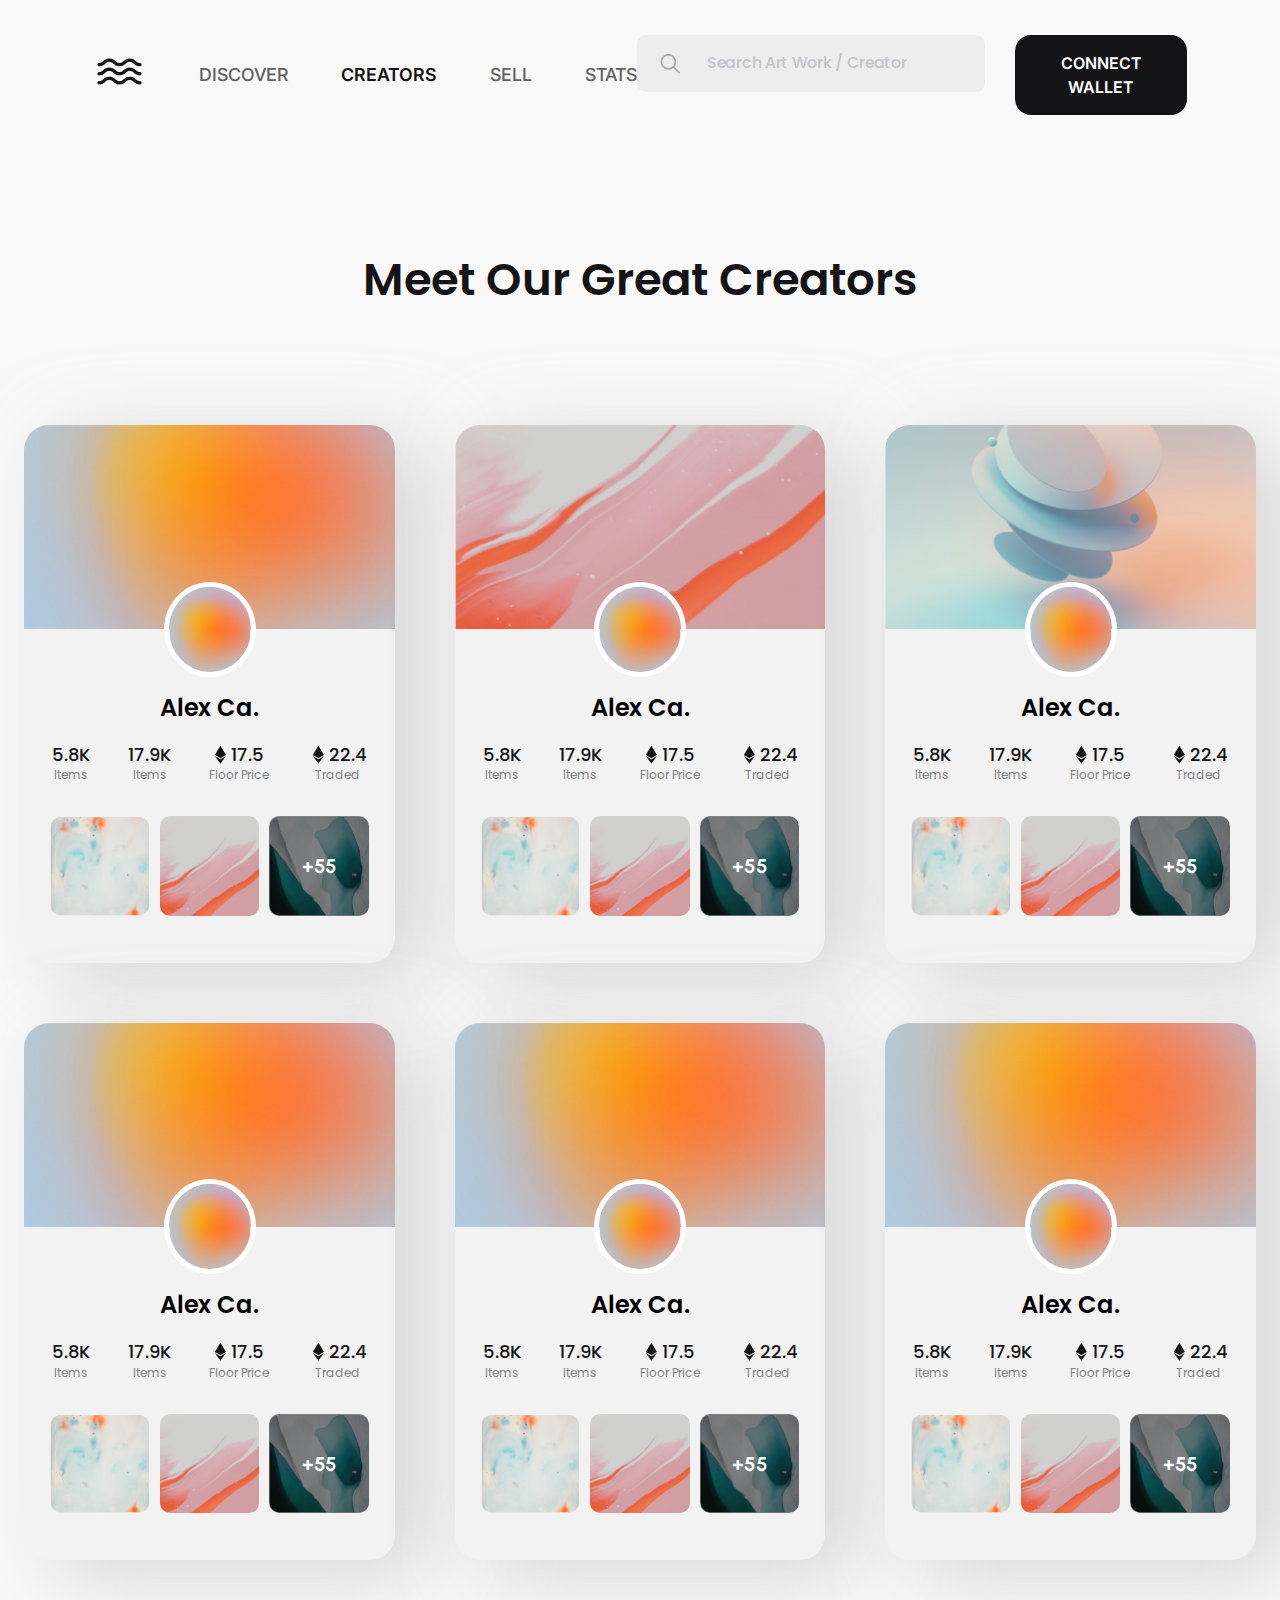
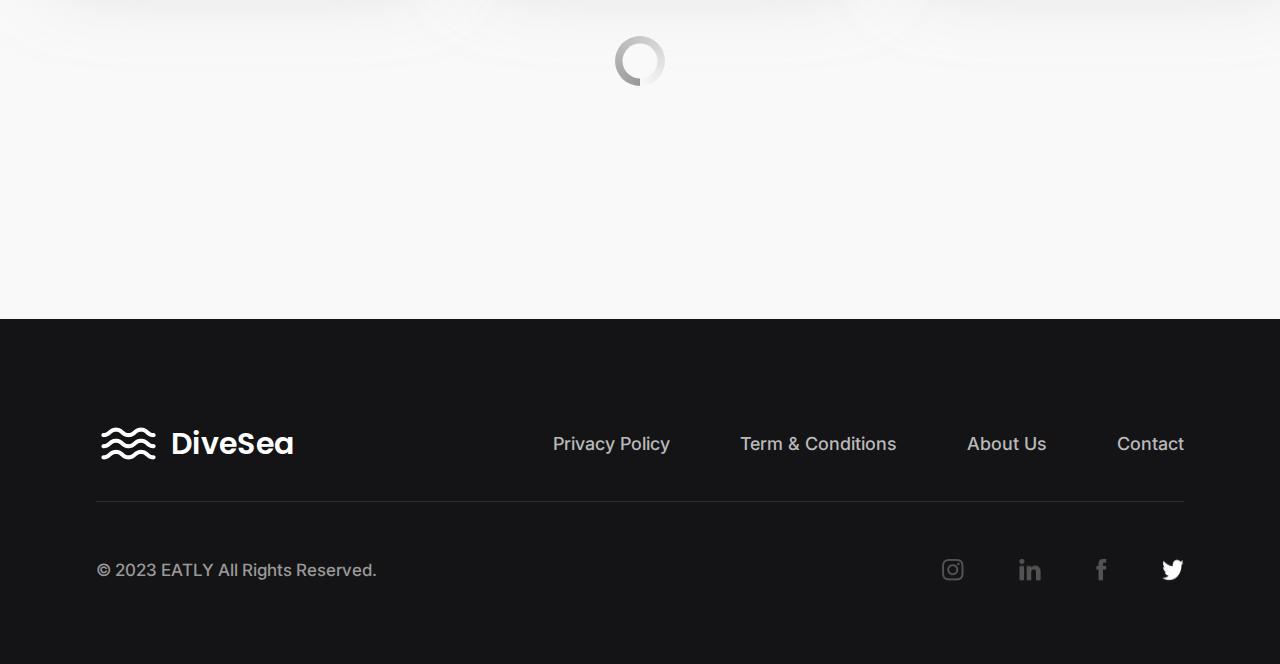
<file: creators.html>
<!DOCTYPE html>
<html lang="en">
  <head>
    <meta charset="UTF-8" />
    <link rel="preconnect" href="https://fonts.googleapis.com" />
    <link rel="preconnect" href="https://fonts.gstatic.com" crossorigin />
    <link
      href="https://fonts.googleapis.com/css2?family=DM+Sans:opsz,wght@9..40,700&family=Inter:wght@400;500;600;700&family=Manrope:wght@600;800&family=Outfit:wght@400;600&family=Poppins:wght@400;500;600&family=Public+Sans:wght@600;700&family=Urbanist:wght@700&display=swap"
      rel="stylesheet"
    />
    <link rel="stylesheet" href="./style/creators.css" />
    <link rel="stylesheet" href="./style/main.css" />
    <meta name="viewport" content="width=device-width, initial-scale=1.0" />
    <title>Document</title>
  </head>
  <body>
    <div id="root">
      <header>
        <div class="pages">
          <a href="./index.html">
            <img src="./assets/icons/logo.png" alt="logo" />
          </a>
          <a href="./discover.html">discover</a>
          <a class="active" href="./creators.html">creators</a>
          <a href="./create.html">Sell</a>
          <a href="./stats.html">stats</a>
        </div>

        <div class="search-and-connection">
          <div class="search-block">
            <input
              placeholder="Search Art Work / Creator"
              class="search"
              type="text"
            />
            <div class="search-pic">
              <img src="./assets/icons/search.png" />
            </div>
          </div>
          <div class="connection-button">
            <a href="wallet.html">
              <button>Connect Wallet</button>
            </a>
          </div>
        </div>

        <div class="pages-mobile">
          <a href="./index.html">
            <img src="./assets/icons/logo.png" alt="logo" />
            <p>DiveSea</p>
          </a>
          <img src="./assets/icons/menu.png" alt="menu" />
        </div>
        <span class="line-mobile"></span>
      </header>

      <main>
        <div class="meet-creators-wrapper">
          <h1>Meet Our Great Creators</h1>
          <div class="creators-card-wrapper">
            <div class="creator-card">
              <div class="creator-card-bg"></div>
              <img src="./assets/user-pics/user-pic-1.png" alt="ava" />

              <div class="verified creator-card-verified">
                <h2>Alex Ca.</h2>
              </div>

              <div class="card-info">
                <div>
                  <h3>5.8K</h3>
                  <p>items</p>
                </div>

                <div>
                  <h3>17.9K</h3>
                  <p>items</p>
                </div>

                <div>
                  <div class="bottom-ethereum-block">
                    <img src="./assets/icons/ethereum.png" alt="ethereum" />
                    <h3>17.5</h3>
                  </div>
                  <p>floor price</p>
                </div>

                <div>
                  <div class="bottom-ethereum-block">
                    <img src="./assets/icons/ethereum.png" alt="ethereum" />
                    <h3>22.4</h3>
                  </div>
                  <p>traded</p>
                </div>
              </div>

              <div class="card-pics">
                <img src="./assets/pics/card-6.png" alt="pic" />
                <img src="./assets/pics/card-3.png" alt="pic" />
                <div class="more-pics">
                  <img src="./assets/pics/card-7.png" alt="pic" />
                </div>
              </div>
            </div>
            <div class="creator-card">
              <div class="creator-card-bg"></div>

              <img src="./assets/user-pics/user-pic-1.png" alt="ava" />

              <div class="verified creator-card-verified">
                <h2>Alex Ca.</h2>
              </div>

              <div class="card-info">
                <div>
                  <h3>5.8K</h3>
                  <p>items</p>
                </div>

                <div>
                  <h3>17.9K</h3>
                  <p>items</p>
                </div>

                <div>
                  <div class="bottom-ethereum-block">
                    <img src="./assets/icons/ethereum.png" alt="ethereum" />
                    <h3>17.5</h3>
                  </div>
                  <p>floor price</p>
                </div>

                <div>
                  <div class="bottom-ethereum-block">
                    <img src="./assets/icons/ethereum.png" alt="ethereum" />
                    <h3>22.4</h3>
                  </div>
                  <p>traded</p>
                </div>
              </div>

              <div class="card-pics">
                <img src="./assets/pics/card-6.png" alt="pic" />
                <img src="./assets/pics/card-3.png" alt="pic" />
                <div class="more-pics">
                  <img src="./assets/pics/card-7.png" alt="pic" />
                </div>
              </div>
            </div>
            <div class="creator-card">
              <div class="creator-card-bg"></div>

              <img src="./assets/user-pics/user-pic-1.png" alt="ava" />

              <div class="verified creator-card-verified">
                <h2>Alex Ca.</h2>
              </div>

              <div class="card-info">
                <div>
                  <h3>5.8K</h3>
                  <p>items</p>
                </div>

                <div>
                  <h3>17.9K</h3>
                  <p>items</p>
                </div>

                <div>
                  <div class="bottom-ethereum-block">
                    <img src="./assets/icons/ethereum.png" alt="ethereum" />
                    <h3>17.5</h3>
                  </div>
                  <p>floor price</p>
                </div>

                <div>
                  <div class="bottom-ethereum-block">
                    <img src="./assets/icons/ethereum.png" alt="ethereum" />
                    <h3>22.4</h3>
                  </div>
                  <p>traded</p>
                </div>
              </div>

              <div class="card-pics">
                <img src="./assets/pics/card-6.png" alt="pic" />
                <img src="./assets/pics/card-3.png" alt="pic" />
                <div class="more-pics">
                  <img src="./assets/pics/card-7.png" alt="pic" />
                </div>
              </div>
            </div>
            <div class="creator-card">
              <div class="creator-card-bg"></div>

              <img src="./assets/user-pics/user-pic-1.png" alt="ava" />

              <div class="verified creator-card-verified">
                <h2>Alex Ca.</h2>
              </div>

              <div class="card-info">
                <div>
                  <h3>5.8K</h3>
                  <p>items</p>
                </div>

                <div>
                  <h3>17.9K</h3>
                  <p>items</p>
                </div>

                <div>
                  <div class="bottom-ethereum-block">
                    <img src="./assets/icons/ethereum.png" alt="ethereum" />
                    <h3>17.5</h3>
                  </div>
                  <p>floor price</p>
                </div>

                <div>
                  <div class="bottom-ethereum-block">
                    <img src="./assets/icons/ethereum.png" alt="ethereum" />
                    <h3>22.4</h3>
                  </div>
                  <p>traded</p>
                </div>
              </div>

              <div class="card-pics">
                <img src="./assets/pics/card-6.png" alt="pic" />
                <img src="./assets/pics/card-3.png" alt="pic" />
                <div class="more-pics">
                  <img src="./assets/pics/card-7.png" alt="pic" />
                </div>
              </div>
            </div>
            <div class="creator-card">
              <div class="creator-card-bg"></div>

              <img src="./assets/user-pics/user-pic-1.png" alt="ava" />

              <div class="verified creator-card-verified">
                <h2>Alex Ca.</h2>
              </div>

              <div class="card-info">
                <div>
                  <h3>5.8K</h3>
                  <p>items</p>
                </div>

                <div>
                  <h3>17.9K</h3>
                  <p>items</p>
                </div>

                <div>
                  <div class="bottom-ethereum-block">
                    <img src="./assets/icons/ethereum.png" alt="ethereum" />
                    <h3>17.5</h3>
                  </div>
                  <p>floor price</p>
                </div>

                <div>
                  <div class="bottom-ethereum-block">
                    <img src="./assets/icons/ethereum.png" alt="ethereum" />
                    <h3>22.4</h3>
                  </div>
                  <p>traded</p>
                </div>
              </div>

              <div class="card-pics">
                <img src="./assets/pics/card-6.png" alt="pic" />
                <img src="./assets/pics/card-3.png" alt="pic" />
                <div class="more-pics">
                  <img src="./assets/pics/card-7.png" alt="pic" />
                </div>
              </div>
            </div>
            <div class="creator-card">
              <div class="creator-card-bg"></div>

              <img src="./assets/user-pics/user-pic-1.png" alt="ava" />

              <div class="verified creator-card-verified">
                <h2>Alex Ca.</h2>
              </div>

              <div class="card-info">
                <div>
                  <h3>5.8K</h3>
                  <p>items</p>
                </div>

                <div>
                  <h3>17.9K</h3>
                  <p>items</p>
                </div>

                <div>
                  <div class="bottom-ethereum-block">
                    <img src="./assets/icons/ethereum.png" alt="ethereum" />
                    <h3>17.5</h3>
                  </div>
                  <p>floor price</p>
                </div>

                <div>
                  <div class="bottom-ethereum-block">
                    <img src="./assets/icons/ethereum.png" alt="ethereum" />
                    <h3>22.4</h3>
                  </div>
                  <p>traded</p>
                </div>
              </div>

              <div class="card-pics">
                <img src="./assets/pics/card-6.png" alt="pic" />
                <img src="./assets/pics/card-3.png" alt="pic" />
                <div class="more-pics">
                  <img src="./assets/pics/card-7.png" alt="pic" />
                </div>
              </div>
            </div>
          </div>

          <div class="loading">
            <span class="loader"></span>
          </div>
        </div>
      </main>

      <footer>
        <div class="upper">
          <div class="footer-logo">
            <img src="./assets/icons/logo-white.png" alt="logo" />
            <h2>DiveSea</h2>
          </div>
          <div class="footer-menu">
            <a href="">Privacy Policy</a>
            <a href="">Term & Conditions</a>
            <a href="">About Us</a>
            <a href="">Contact</a>
          </div>
        </div>

        <span class="unleash-line"></span>

        <div class="lower">
          <p>© 2023 EATLY All Rights Reserved.</p>
          <div class="socials">
            <img src="./assets/socials/instagram.png" alt="instagram" />
            <img src="./assets/socials/linked-in.png" alt="linked in" />
            <img src="./assets/socials/facebook.png" alt="facebook" />
            <img src="./assets/socials/tweeter.png" alt="tweeter" />
          </div>
        </div>
      </footer>

      <footer class="footer-mobile">
        <div class="footer-mobile-upper">
          <div class="footer-mobile-logo">
            <img src="./assets/icons/logo-white.png" alt="logo" />
            <h2>DiveSea</h2>
          </div>
          <div class="socials">
            <img src="./assets/socials/instagram.png" alt="instagram" />
            <img src="./assets/socials/linked-in.png" alt="linked in" />
            <img src="./assets/socials/facebook.png" alt="facebook" />
            <img src="./assets/socials/tweeter.png" alt="tweeter" />
          </div>
        </div>

        <div class="footer-mobile-menu">
          <a href="">Privacy Policy</a>
          <a href="">Term & Conditions</a>
          <a href="">About Us</a>
          <a href="">Contact</a>
        </div>

        <span class="footer-mobile-line"></span>

        <p>© 2023 EATLY All Rights Reserved.</p>
      </footer>
    </div>
  </body>
</html>
</file>
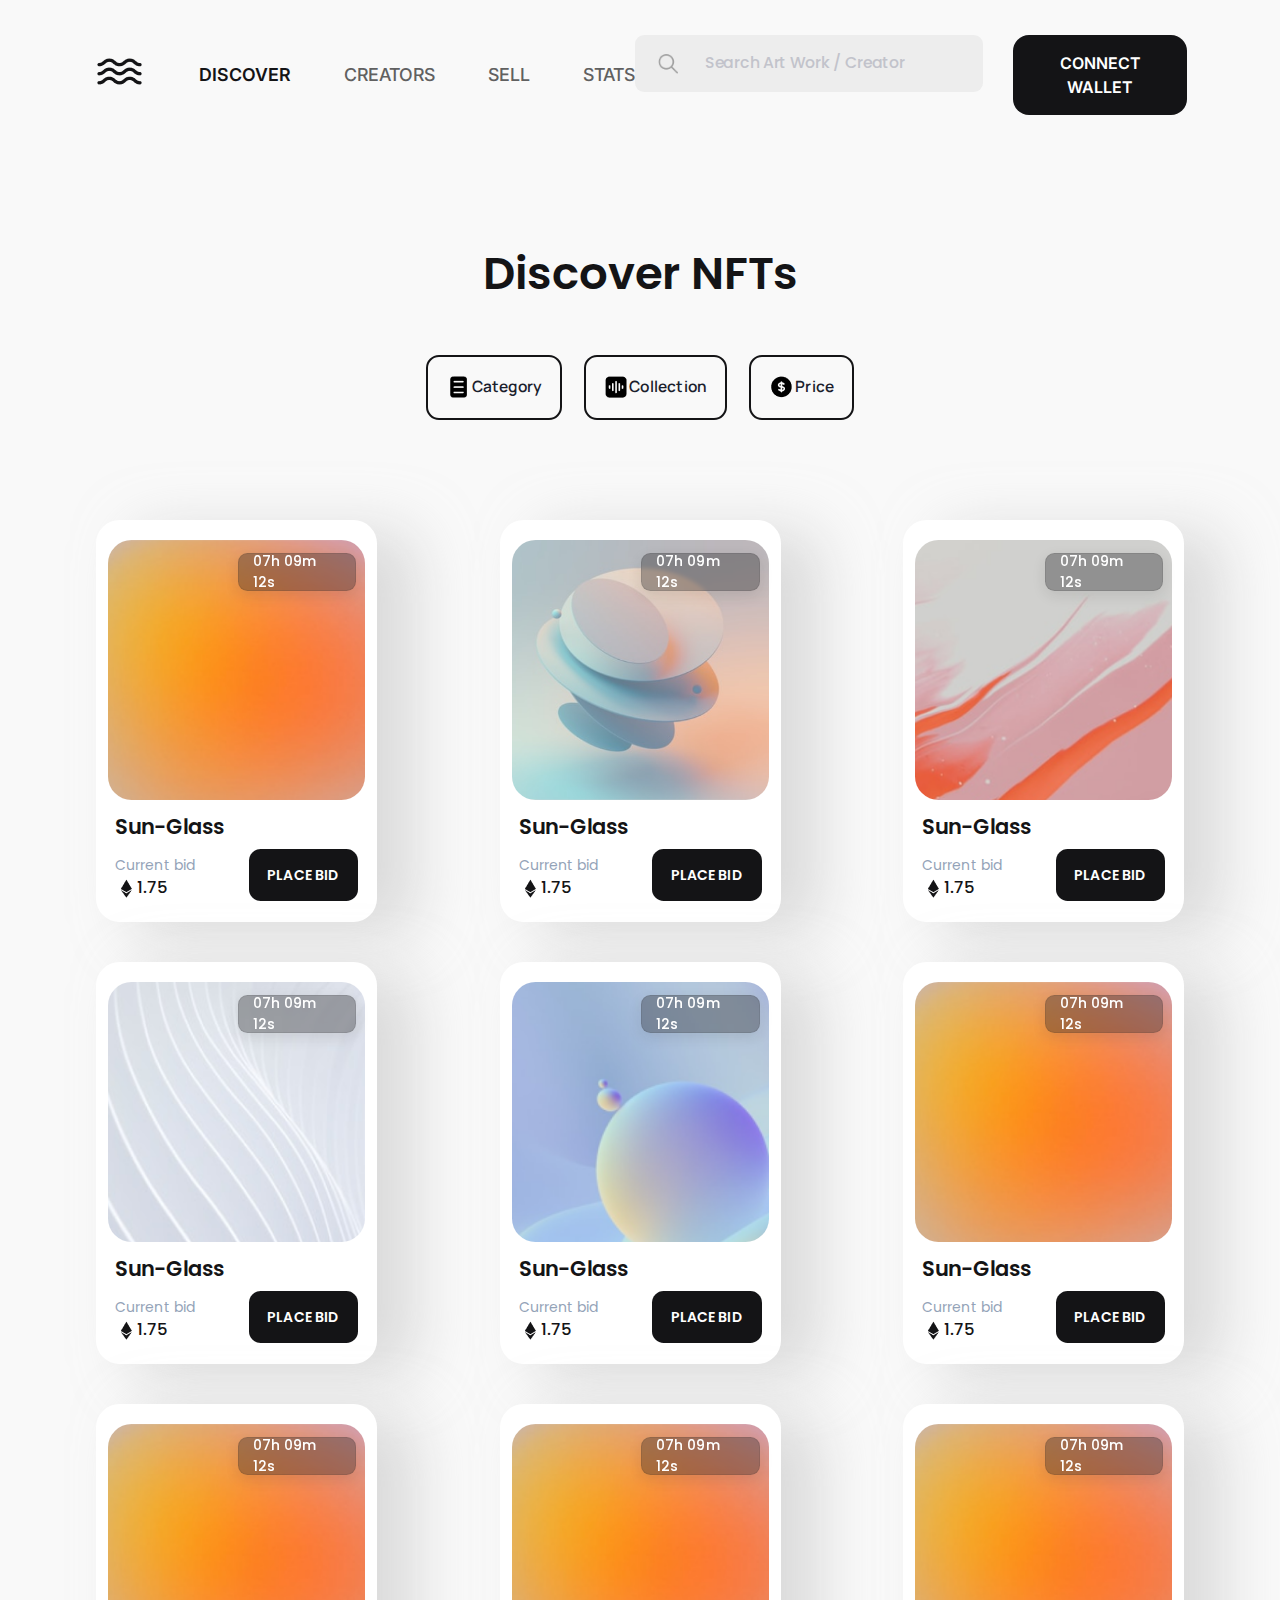
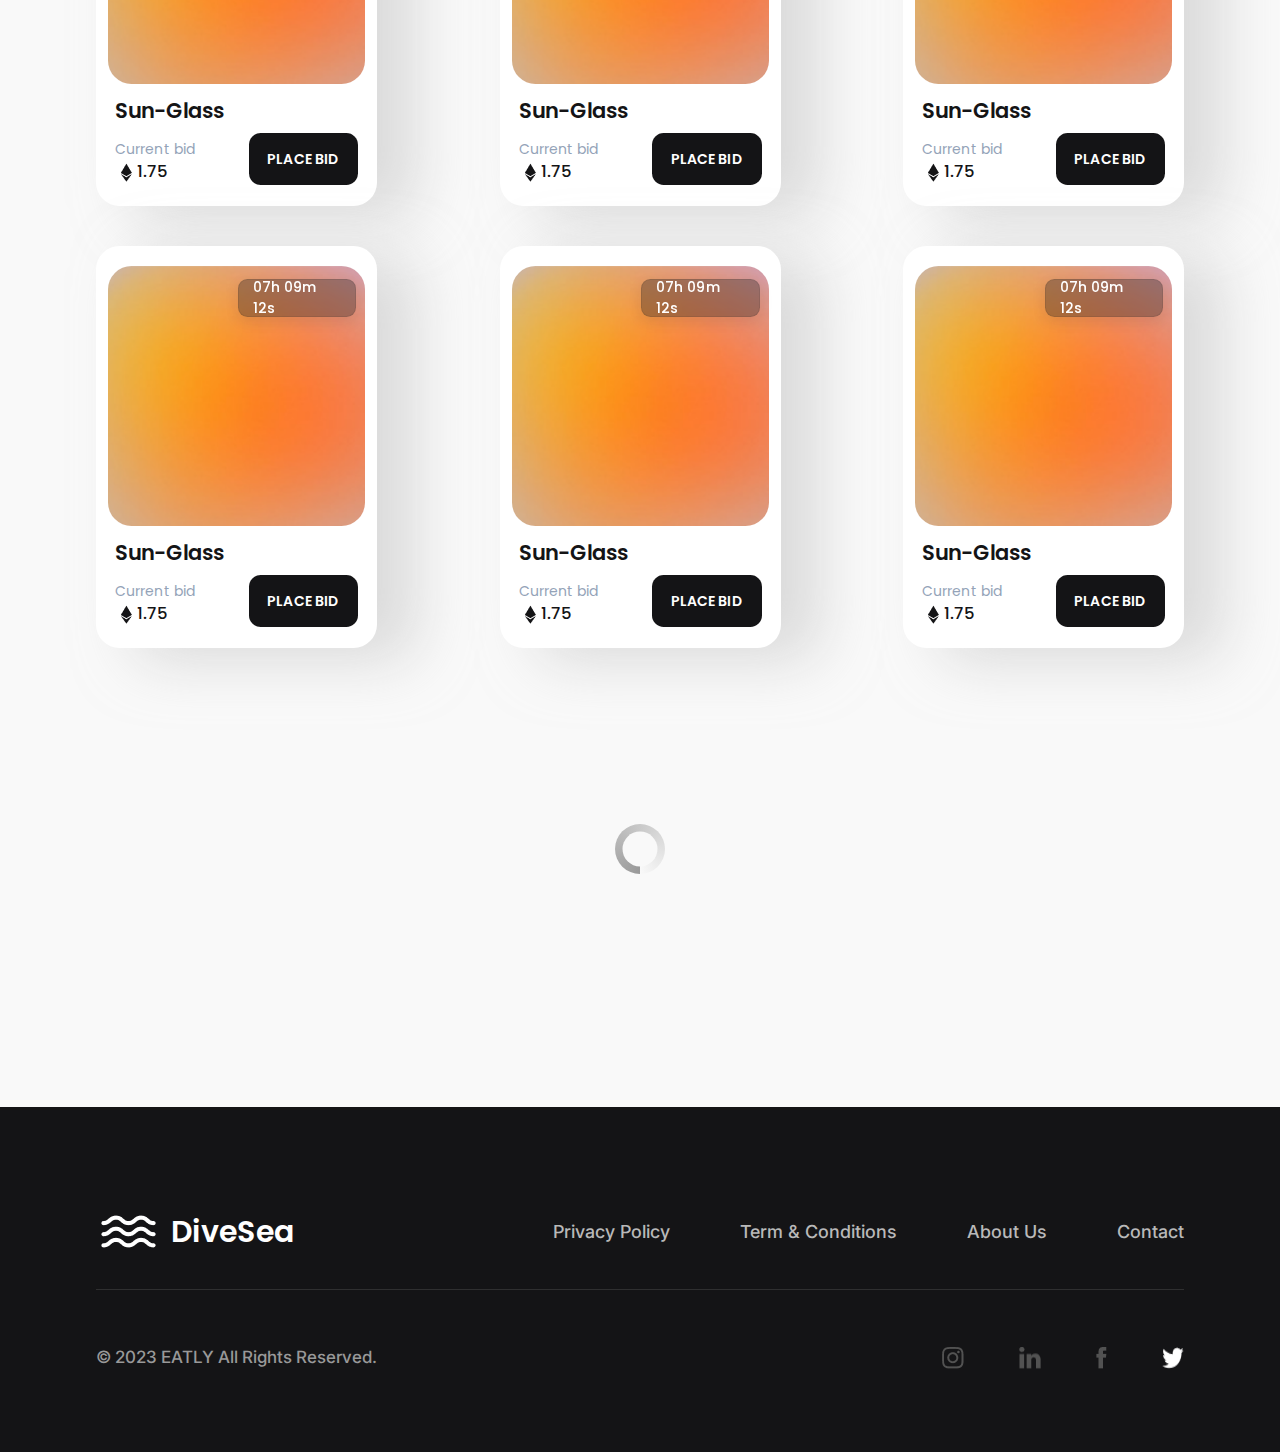
<file: discover.html>
<!DOCTYPE html>
<html lang="en">
  <head>
    <meta charset="UTF-8" />
    <link rel="preconnect" href="https://fonts.googleapis.com" />
    <link rel="preconnect" href="https://fonts.gstatic.com" crossorigin />
    <link
      href="https://fonts.googleapis.com/css2?family=DM+Sans:opsz,wght@9..40,700&family=Inter:wght@400;500;600;700&family=Manrope:wght@600&family=Outfit:wght@600&family=Poppins:wght@400;500;600&family=Public+Sans:wght@600&display=swap"
      rel="stylesheet"
    />
    <link rel="stylesheet" href="./style/discover.css" />
    <link rel="stylesheet" href="./style/main.css" />
    <meta name="viewport" content="width=device-width, initial-scale=1.0" />
    <title>Document</title>
  </head>
  <body>
    <div id="root">
      <header>
        <div class="pages">
          <a href="./index.html">
            <img src="./assets/icons/logo.png" alt="logo" />
          </a>
          <a class="active" href="./discover.html">discover</a>
          <a href="./creators.html">creators</a>
          <a href="./create.html">Sell</a>
          <a href="./stats.html">stats</a>
        </div>

        <div class="search-and-connection">
          <div class="search-block">
            <input
              placeholder="Search Art Work / Creator"
              class="search"
              type="text"
            />
            <div class="search-pic">
              <img src="./assets/icons/search.png" />
            </div>
          </div>
          <div class="connection-button">
            <a href="wallet.html">
              <button>Connect Wallet</button>
            </a>
          </div>
        </div>

        <div class="pages-mobile">
          <a href="./index.html">
            <img src="./assets/icons/logo.png" alt="logo" />
            <p>DiveSea</p>
          </a>
          <img src="./assets/icons/menu.png" alt="menu" />
        </div>
        <span class="line-mobile"></span>
      </header>

      <main class="discover-page-main">
        <h1>Discover NFTs</h1>

        <div class="filters">
          <div class="filter-block discover-filter-block">
            <img src="./assets/icons/category.png" alt="category-img" />
            <p>Category</p>
          </div>

          <div class="filter-block discover-filter-block">
            <img src="./assets/icons/collection.png" alt="collection-img" />
            <p>Collection</p>
          </div>

          <div class="filter-block discover-filter-block">
            <img src="./assets/icons/price.png" alt="price-img" />
            <p>Price</p>
          </div>
        </div>

        <div class="explore-marketplace-card-wrapper">
          <a href="product-detail.html">
            <div class="weekly-card">
              <div class="card-pic">
                <div class="card-time">
                  <p>07h 09m 12s</p>
                </div>
              </div>

              <div class="card-bottom-block">
                <div class="card-name-desc-cost">
                  <div class="card-name">
                    <h3>Sun-Glass</h3>
                  </div>
                  <div class="card-description">
                    <p>Current bid</p>
                  </div>
                  <div class="card-cost">
                    <img src="./assets/icons/ethereum.png" alt="ethereum" />
                    <p>1.75</p>
                  </div>
                </div>

                <div class="card-button">
                  <button>PLACE BID</button>
                </div>
              </div>
            </div>
          </a>

          <a href="product-detail.html">
            <div class="weekly-card">
              <div class="card-pic">
                <div class="card-time">
                  <p>07h 09m 12s</p>
                </div>
              </div>

              <div class="card-bottom-block">
                <div class="card-name-desc-cost">
                  <div class="card-name">
                    <h3>Sun-Glass</h3>
                  </div>
                  <div class="card-description">
                    <p>Current bid</p>
                  </div>
                  <div class="card-cost">
                    <img src="./assets/icons/ethereum.png" alt="ethereum" />
                    <p>1.75</p>
                  </div>
                </div>

                <div class="card-button">
                  <button>PLACE BID</button>
                </div>
              </div>
            </div>
          </a>

          <a href="product-detail.html">
            <div class="weekly-card">
              <div class="card-pic">
                <div class="card-time">
                  <p>07h 09m 12s</p>
                </div>
              </div>

              <div class="card-bottom-block">
                <div class="card-name-desc-cost">
                  <div class="card-name">
                    <h3>Sun-Glass</h3>
                  </div>
                  <div class="card-description">
                    <p>Current bid</p>
                  </div>
                  <div class="card-cost">
                    <img src="./assets/icons/ethereum.png" alt="ethereum" />
                    <p>1.75</p>
                  </div>
                </div>

                <div class="card-button">
                  <button>PLACE BID</button>
                </div>
              </div>
            </div>
          </a>

          <a href="product-detail.html">
            <div class="weekly-card">
              <div class="card-pic">
                <div class="card-time">
                  <p>07h 09m 12s</p>
                </div>
              </div>

              <div class="card-bottom-block">
                <div class="card-name-desc-cost">
                  <div class="card-name">
                    <h3>Sun-Glass</h3>
                  </div>
                  <div class="card-description">
                    <p>Current bid</p>
                  </div>
                  <div class="card-cost">
                    <img src="./assets/icons/ethereum.png" alt="ethereum" />
                    <p>1.75</p>
                  </div>
                </div>

                <div class="card-button">
                  <button>PLACE BID</button>
                </div>
              </div>
            </div>
          </a>

          <a href="product-detail.html">
            <div class="weekly-card">
              <div class="card-pic">
                <div class="card-time">
                  <p>07h 09m 12s</p>
                </div>
              </div>

              <div class="card-bottom-block">
                <div class="card-name-desc-cost">
                  <div class="card-name">
                    <h3>Sun-Glass</h3>
                  </div>
                  <div class="card-description">
                    <p>Current bid</p>
                  </div>
                  <div class="card-cost">
                    <img src="./assets/icons/ethereum.png" alt="ethereum" />
                    <p>1.75</p>
                  </div>
                </div>

                <div class="card-button">
                  <button>PLACE BID</button>
                </div>
              </div>
            </div>
          </a>

          <a href="product-detail.html">
            <div class="weekly-card">
              <div class="card-pic">
                <div class="card-time">
                  <p>07h 09m 12s</p>
                </div>
              </div>

              <div class="card-bottom-block">
                <div class="card-name-desc-cost">
                  <div class="card-name">
                    <h3>Sun-Glass</h3>
                  </div>
                  <div class="card-description">
                    <p>Current bid</p>
                  </div>
                  <div class="card-cost">
                    <img src="./assets/icons/ethereum.png" alt="ethereum" />
                    <p>1.75</p>
                  </div>
                </div>

                <div class="card-button">
                  <button>PLACE BID</button>
                </div>
              </div>
            </div>
          </a>

          <a href="product-detail.html">
            <div class="weekly-card">
              <div class="card-pic">
                <div class="card-time">
                  <p>07h 09m 12s</p>
                </div>
              </div>

              <div class="card-bottom-block">
                <div class="card-name-desc-cost">
                  <div class="card-name">
                    <h3>Sun-Glass</h3>
                  </div>
                  <div class="card-description">
                    <p>Current bid</p>
                  </div>
                  <div class="card-cost">
                    <img src="./assets/icons/ethereum.png" alt="ethereum" />
                    <p>1.75</p>
                  </div>
                </div>

                <div class="card-button">
                  <button>PLACE BID</button>
                </div>
              </div>
            </div>
          </a>

          <a href="product-detail.html">
            <div class="weekly-card">
              <div class="card-pic">
                <div class="card-time">
                  <p>07h 09m 12s</p>
                </div>
              </div>

              <div class="card-bottom-block">
                <div class="card-name-desc-cost">
                  <div class="card-name">
                    <h3>Sun-Glass</h3>
                  </div>
                  <div class="card-description">
                    <p>Current bid</p>
                  </div>
                  <div class="card-cost">
                    <img src="./assets/icons/ethereum.png" alt="ethereum" />
                    <p>1.75</p>
                  </div>
                </div>

                <div class="card-button">
                  <button>PLACE BID</button>
                </div>
              </div>
            </div>
          </a>

          <a href="product-detail.html">
            <div class="weekly-card">
              <div class="card-pic">
                <div class="card-time">
                  <p>07h 09m 12s</p>
                </div>
              </div>

              <div class="card-bottom-block">
                <div class="card-name-desc-cost">
                  <div class="card-name">
                    <h3>Sun-Glass</h3>
                  </div>
                  <div class="card-description">
                    <p>Current bid</p>
                  </div>
                  <div class="card-cost">
                    <img src="./assets/icons/ethereum.png" alt="ethereum" />
                    <p>1.75</p>
                  </div>
                </div>

                <div class="card-button">
                  <button>PLACE BID</button>
                </div>
              </div>
            </div>
          </a>

          <a href="product-detail.html">
            <div class="weekly-card">
              <div class="card-pic">
                <div class="card-time">
                  <p>07h 09m 12s</p>
                </div>
              </div>

              <div class="card-bottom-block">
                <div class="card-name-desc-cost">
                  <div class="card-name">
                    <h3>Sun-Glass</h3>
                  </div>
                  <div class="card-description">
                    <p>Current bid</p>
                  </div>
                  <div class="card-cost">
                    <img src="./assets/icons/ethereum.png" alt="ethereum" />
                    <p>1.75</p>
                  </div>
                </div>

                <div class="card-button">
                  <button>PLACE BID</button>
                </div>
              </div>
            </div>
          </a>

          <a href="product-detail.html">
            <div class="weekly-card">
              <div class="card-pic">
                <div class="card-time">
                  <p>07h 09m 12s</p>
                </div>
              </div>

              <div class="card-bottom-block">
                <div class="card-name-desc-cost">
                  <div class="card-name">
                    <h3>Sun-Glass</h3>
                  </div>
                  <div class="card-description">
                    <p>Current bid</p>
                  </div>
                  <div class="card-cost">
                    <img src="./assets/icons/ethereum.png" alt="ethereum" />
                    <p>1.75</p>
                  </div>
                </div>

                <div class="card-button">
                  <button>PLACE BID</button>
                </div>
              </div>
            </div>
          </a>

          <a href="product-detail.html">
            <div class="weekly-card">
              <div class="card-pic">
                <div class="card-time">
                  <p>07h 09m 12s</p>
                </div>
              </div>

              <div class="card-bottom-block">
                <div class="card-name-desc-cost">
                  <div class="card-name">
                    <h3>Sun-Glass</h3>
                  </div>
                  <div class="card-description">
                    <p>Current bid</p>
                  </div>
                  <div class="card-cost">
                    <img src="./assets/icons/ethereum.png" alt="ethereum" />
                    <p>1.75</p>
                  </div>
                </div>

                <div class="card-button">
                  <button>PLACE BID</button>
                </div>
              </div>
            </div>
          </a>
        </div>

        <div class="loading">
          <span class="loader"></span>
        </div>
      </main>

      <footer>
        <div class="upper">
          <div class="footer-logo">
            <img src="./assets/icons/logo-white.png" alt="logo" />
            <h2>DiveSea</h2>
          </div>
          <div class="footer-menu">
            <a href="">Privacy Policy</a>
            <a href="">Term & Conditions</a>
            <a href="">About Us</a>
            <a href="">Contact</a>
          </div>
        </div>

        <span class="unleash-line"></span>

        <div class="lower">
          <p>© 2023 EATLY All Rights Reserved.</p>
          <div class="socials">
            <img src="./assets/socials/instagram.png" alt="instagram" />
            <img src="./assets/socials/linked-in.png" alt="linked in" />
            <img src="./assets/socials/facebook.png" alt="facebook" />
            <img src="./assets/socials/tweeter.png" alt="tweeter" />
          </div>
        </div>
      </footer>
      <footer class="footer-mobile">
        <div class="footer-mobile-upper">
          <div class="footer-mobile-logo">
            <img src="./assets/icons/logo-white.png" alt="logo" />
            <h2>DiveSea</h2>
          </div>
          <div class="socials">
            <img src="./assets/socials/instagram.png" alt="instagram" />
            <img src="./assets/socials/linked-in.png" alt="linked in" />
            <img src="./assets/socials/facebook.png" alt="facebook" />
            <img src="./assets/socials/tweeter.png" alt="tweeter" />
          </div>
        </div>

        <div class="footer-mobile-menu">
          <a href="">Privacy Policy</a>
          <a href="">Term & Conditions</a>
          <a href="">About Us</a>
          <a href="">Contact</a>
        </div>

        <span class="footer-mobile-line"></span>

        <p>© 2023 EATLY All Rights Reserved.</p>
      </footer>
    </div>
  </body>
</html>
</file>
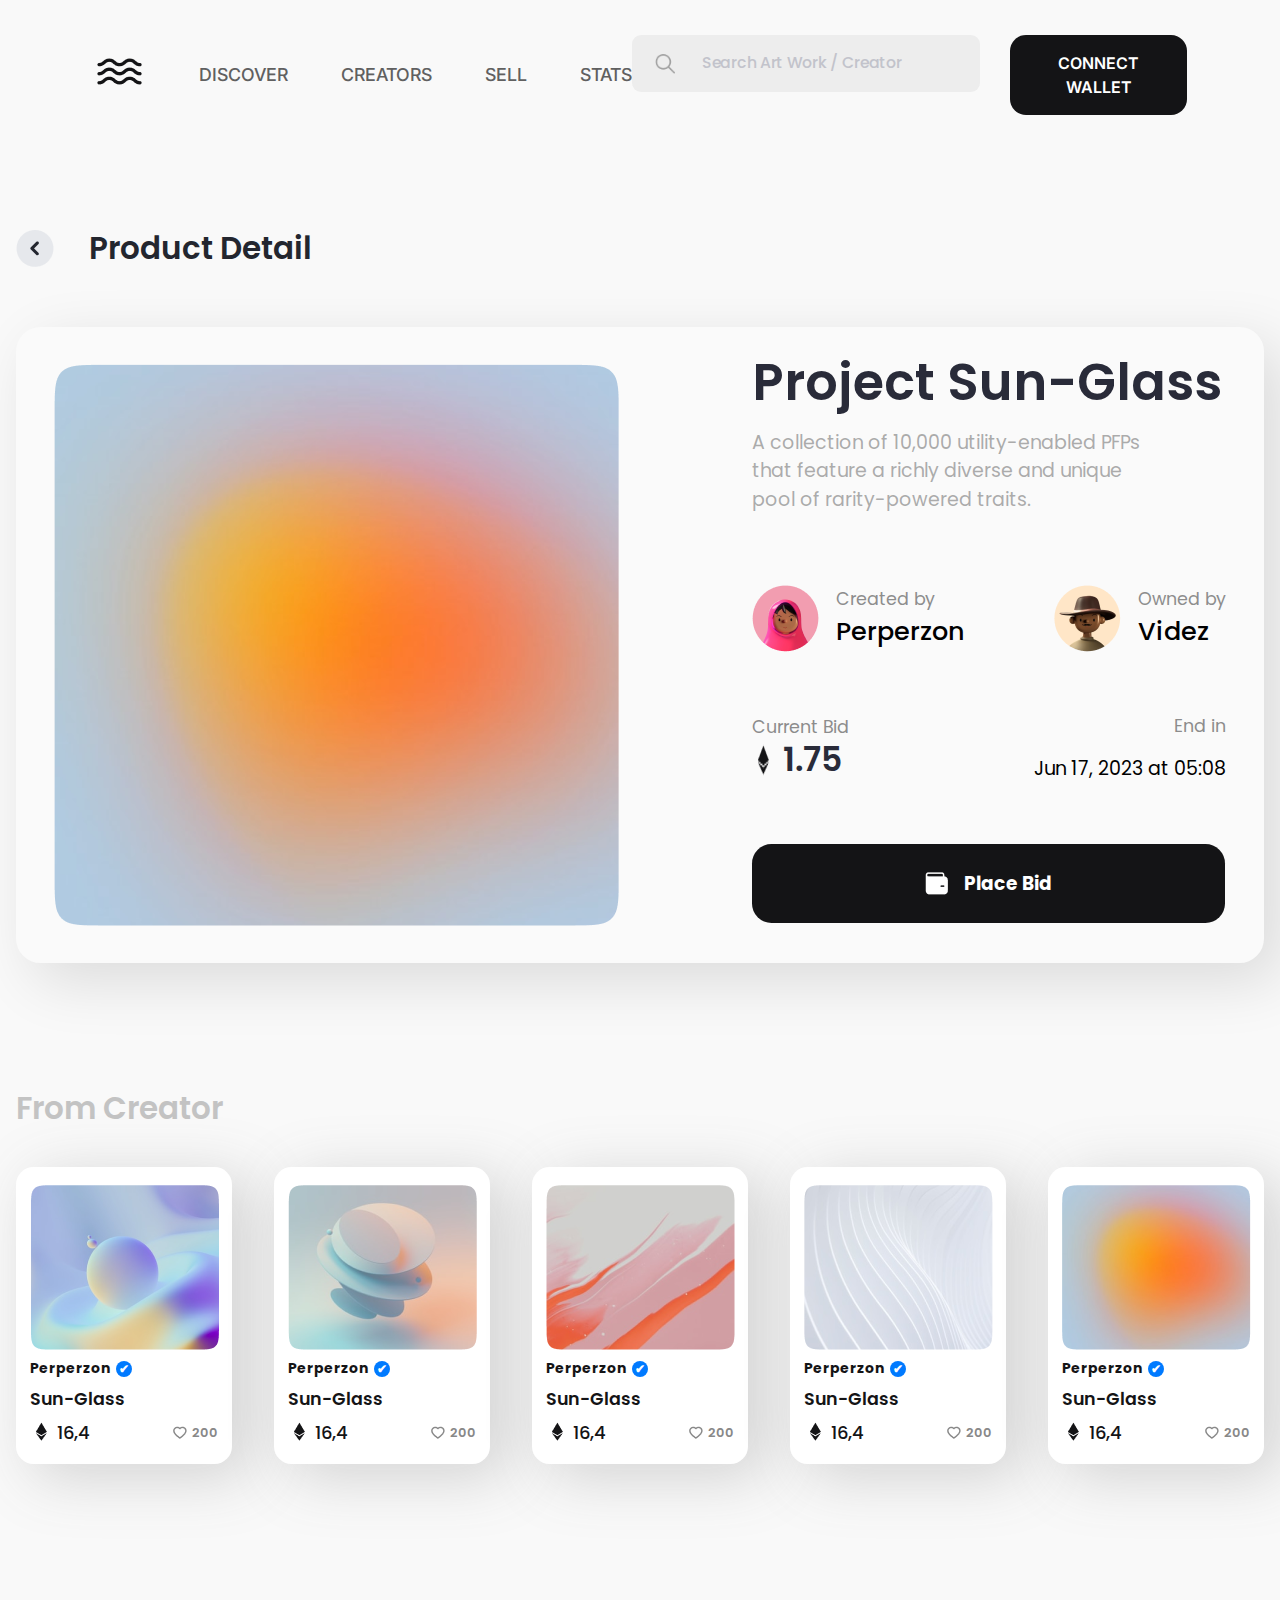
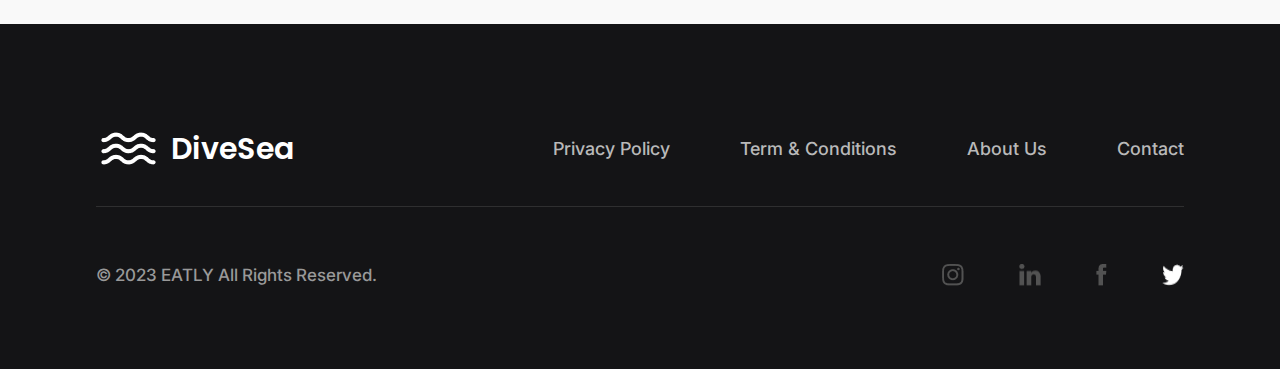
<file: product-detail.html>
<!DOCTYPE html>
<html lang="en">
  <head>
    <meta charset="UTF-8" />
    <link rel="preconnect" href="https://fonts.googleapis.com" />
    <link rel="preconnect" href="https://fonts.gstatic.com" crossorigin />
    <link
      href="https://fonts.googleapis.com/css2?family=DM+Sans:opsz,wght@9..40,700&family=Inter:wght@400;500;600;700&family=Manrope:wght@600&family=Outfit:wght@600&family=Poppins:wght@400;500;600&family=Public+Sans:wght@600&display=swap"
      rel="stylesheet"
    />
    <link rel="stylesheet" href="./style/product-details.css" />
    <link rel="stylesheet" href="./style/main.css" />
    <meta name="viewport" content="width=device-width, initial-scale=1.0" />
    <title>Document</title>
  </head>
  <body>
    <div id="root">
      <header>
        <div class="pages">
          <a href="./index.html">
            <img src="./assets/icons/logo.png" alt="logo" />
          </a>
          <a href="./discover.html">discover</a>
          <a href="./creators.html">creators</a>
          <a href="./create.html">Sell</a>
          <a href="./stats.html">stats</a>
        </div>

        <div class="search-and-connection">
          <div class="search-block">
            <input
              placeholder="Search Art Work / Creator"
              class="search"
              type="text"
            />
            <div class="search-pic">
              <img src="./assets/icons/search.png" />
            </div>
          </div>
          <div class="connection-button">
            <a href="wallet.html">
              <button>Connect Wallet</button>
            </a>
          </div>
        </div>

        <div class="pages-mobile">
          <a href="./index.html">
            <img src="./assets/icons/logo.png" alt="logo" />
            <p>DiveSea</p>
          </a>
          <img src="./assets/icons/menu.png" alt="menu" />
        </div>
        <span class="line-mobile"></span>
      </header>

      <main class="product-detail-main">
        <div class="pop-up">
          <div class="pop-up-content">
            <div class="pop-up-header">
              <h2>History of Bid</h2>
              <p>Oct 14, 2022</p>
            </div>

            <div class="bid">
              <div class="bid-user">
                <div class="verified">
                  <img src="./assets/user-pics/user-pic-4.png" alt="ava" />
                </div>
                <div class="bid-user-name">
                  <h3>Repo</h3>
                  <p>May 17, 2022 at 12:08</p>
                </div>
              </div>
              <div class="cost">
                <img src="./assets/icons/ethereum.png" alt="ethereum" />
                <p>1.75</p>
              </div>
            </div>

            <div class="bid">
              <div class="bid-user">
                <div class="verified">
                  <img src="./assets/user-pics/user-pic-3.png" alt="ava" />
                </div>
                <div class="bid-user-name">
                  <h3>Travo</h3>
                  <p>May 16, 2022 at 12:08</p>
                </div>
              </div>
              <div class="cost">
                <img src="./assets/icons/ethereum.png" alt="ethereum" />
                <p>1.57</p>
              </div>
            </div>

            <div class="bid">
              <div class="bid-user">
                <div class="verified">
                  <img src="./assets/user-pics/user-pic-2.png" alt="ava" />
                </div>
                <div class="bid-user-name">
                  <h3>Jennifer</h3>
                  <p>May 16, 2022 at 6:08</p>
                </div>
              </div>
              <div class="cost">
                <img src="./assets/icons/ethereum.png" alt="ethereum" />
                <p>1.44</p>
              </div>
            </div>
          </div>
          <div class="your-bid">
            <h2>Your Bid</h2>
            <div class="bid-input">
              <div class="bid-input-eth">
                <h2>ETH</h2>
                <img src="./assets/icons/arrow-bot.png" alt="arrow-bot" />
              </div>
              <div class="bid-input-field"></div>
            </div>
            <button>
              <img src="./assets/icons/wallet.png" alt="wallet" />
              Submit
            </button>
          </div>
        </div>

        <div class="content">
          <div class="back">
            <img src="./assets/icons/arrow-left.png" alt="back" />
            <h2>Product Detail</h2>
          </div>

          <div class="product-card">
            <img
              src="./assets/pics/product-details-ava.png"
              alt="product-ava"
            />
            <div class="product-info">
              <h1>Project Sun-Glass</h1>
              <p>
                A collection of 10,000 utility-enabled PFPs that feature a
                richly diverse and unique pool of rarity-powered traits.
              </p>

              <div class="people">
                <div class="people-acc">
                  <img src="./assets/user-pics/product-ava-1.png" alt="ava" />
                  <div class="people-text">
                    <p>Created by</p>
                    <a href="./profile.html">Perperzon</a>
                  </div>
                </div>
                <div class="people-acc">
                  <img src="./assets/user-pics/product-ava-2.png" alt="ava" />
                  <div class="people-text">
                    <p>Owned by</p>
                    <a href="./profile.html">Videz</a>
                  </div>
                </div>
              </div>

              <div class="product-other-info">
                <div class="product-current-bid">
                  <p>Current Bid</p>
                  <div>
                    <img src="./assets/icons/ethereum.png" alt="ethereum" />
                    <h3>1.75</h3>
                  </div>
                </div>
                <div class="product-current-bid">
                  <p>End in</p>
                  <h4>Jun 17, 2023 at 05:08</h4>
                </div>
              </div>

              <button class="product-button">
                <img src="./assets/icons/wallet.png" alt="wallet" />
                Place Bid
              </button>
            </div>
          </div>

          <div class="from-creator-wrapper">
            <h4>From Creator</h4>
            <div class="from-creator-card-wrapper">
              <div class="from-creator-card">
                <img src="./assets/pics/from-creator-1.png" alt="card-ava" />

                <p class="creator-name">Perperzon</p>
                <p>Sun-Glass</p>
                <div class="cost-and-likes">
                  <div>
                    <img src="./assets/icons/ethereum.png" alt="ethereum" />
                    <p>16,4</p>
                  </div>
                  <div>
                    <img src="./assets/icons/like.png" alt="like" />
                    <p>200</p>
                  </div>
                </div>
              </div>

              <div class="from-creator-card">
                <img src="./assets/pics/from-creator-2.png" alt="card-ava" />

                <p class="creator-name">Perperzon</p>
                <p>Sun-Glass</p>
                <div class="cost-and-likes">
                  <div>
                    <img src="./assets/icons/ethereum.png" alt="ethereum" />
                    <p>16,4</p>
                  </div>
                  <div>
                    <img src="./assets/icons/like.png" alt="like" />
                    <p>200</p>
                  </div>
                </div>
              </div>

              <div class="from-creator-card">
                <img src="./assets/pics/from-creator-3.png" alt="card-ava" />

                <p class="creator-name">Perperzon</p>
                <p>Sun-Glass</p>
                <div class="cost-and-likes">
                  <div>
                    <img src="./assets/icons/ethereum.png" alt="ethereum" />
                    <p>16,4</p>
                  </div>
                  <div>
                    <img src="./assets/icons/like.png" alt="like" />
                    <p>200</p>
                  </div>
                </div>
              </div>

              <div class="from-creator-card">
                <img src="./assets/pics/from-creator-4.png" alt="card-ava" />

                <p class="creator-name">Perperzon</p>
                <p>Sun-Glass</p>
                <div class="cost-and-likes">
                  <div>
                    <img src="./assets/icons/ethereum.png" alt="ethereum" />
                    <p>16,4</p>
                  </div>
                  <div>
                    <img src="./assets/icons/like.png" alt="like" />
                    <p>200</p>
                  </div>
                </div>
              </div>

              <div class="from-creator-card">
                <img src="./assets/pics/from-creator-5.png" alt="card-ava" />

                <p class="creator-name">Perperzon</p>
                <p>Sun-Glass</p>
                <div class="cost-and-likes">
                  <div>
                    <img src="./assets/icons/ethereum.png" alt="ethereum" />
                    <p>16,4</p>
                  </div>
                  <div>
                    <img src="./assets/icons/like.png" alt="like" />
                    <p>200</p>
                  </div>
                </div>
              </div>
            </div>

            <div class="from-creator-card-wrapper-mobile">
              <div class="weekly-card">
                <div class="card-pic">
                  <div class="card-time">
                    <p>07h 09m 12s</p>
                  </div>
                </div>

                <div class="card-bottom-block">
                  <div class="card-name-desc-cost">
                    <div class="card-name">
                      <h3>Sun-Glass</h3>
                    </div>
                    <div class="card-description">
                      <p>Current bid</p>
                    </div>
                    <div class="card-cost">
                      <img src="./assets/icons/ethereum.png" alt="ethereum" />
                      <p>1.75</p>
                    </div>
                  </div>

                  <div class="card-button">
                    <button>PLACE BID</button>
                  </div>
                </div>
              </div>

              <div class="weekly-card">
                <div class="card-pic">
                  <div class="card-time">
                    <p>07h 09m 12s</p>
                  </div>
                </div>

                <div class="card-bottom-block">
                  <div class="card-name-desc-cost">
                    <div class="card-name">
                      <h3>Sun-Glass</h3>
                    </div>
                    <div class="card-description">
                      <p>Current bid</p>
                    </div>
                    <div class="card-cost">
                      <img src="./assets/icons/ethereum.png" alt="ethereum" />
                      <p>1.75</p>
                    </div>
                  </div>

                  <div class="card-button">
                    <button>PLACE BID</button>
                  </div>
                </div>
              </div>

              <div class="weekly-card">
                <div class="card-pic">
                  <div class="card-time">
                    <p>07h 09m 12s</p>
                  </div>
                </div>

                <div class="card-bottom-block">
                  <div class="card-name-desc-cost">
                    <div class="card-name">
                      <h3>Sun-Glass</h3>
                    </div>
                    <div class="card-description">
                      <p>Current bid</p>
                    </div>
                    <div class="card-cost">
                      <img src="./assets/icons/ethereum.png" alt="ethereum" />
                      <p>1.75</p>
                    </div>
                  </div>

                  <div class="card-button">
                    <button>PLACE BID</button>
                  </div>
                </div>
              </div>

              <div class="weekly-card">
                <div class="card-pic">
                  <div class="card-time">
                    <p>07h 09m 12s</p>
                  </div>
                </div>

                <div class="card-bottom-block">
                  <div class="card-name-desc-cost">
                    <div class="card-name">
                      <h3>Sun-Glass</h3>
                    </div>
                    <div class="card-description">
                      <p>Current bid</p>
                    </div>
                    <div class="card-cost">
                      <img src="./assets/icons/ethereum.png" alt="ethereum" />
                      <p>1.75</p>
                    </div>
                  </div>

                  <div class="card-button">
                    <button>PLACE BID</button>
                  </div>
                </div>
              </div>
            </div>
          </div>
        </div>
      </main>

      <footer>
        <div class="upper">
          <div class="footer-logo">
            <img src="./assets/icons/logo-white.png" alt="logo" />
            <h2>DiveSea</h2>
          </div>
          <div class="footer-menu">
            <a href="">Privacy Policy</a>
            <a href="">Term & Conditions</a>
            <a href="">About Us</a>
            <a href="">Contact</a>
          </div>
        </div>

        <span class="unleash-line"></span>

        <div class="lower">
          <p>© 2023 EATLY All Rights Reserved.</p>
          <div class="socials">
            <img src="./assets/socials/instagram.png" alt="instagram" />
            <img src="./assets/socials/linked-in.png" alt="linked in" />
            <img src="./assets/socials/facebook.png" alt="facebook" />
            <img src="./assets/socials/tweeter.png" alt="tweeter" />
          </div>
        </div>
      </footer>
      <footer class="footer-mobile">
        <div class="footer-mobile-upper">
          <div class="footer-mobile-logo">
            <img src="./assets/icons/logo-white.png" alt="logo" />
            <h2>DiveSea</h2>
          </div>
          <div class="socials">
            <img src="./assets/socials/instagram.png" alt="instagram" />
            <img src="./assets/socials/linked-in.png" alt="linked in" />
            <img src="./assets/socials/facebook.png" alt="facebook" />
            <img src="./assets/socials/tweeter.png" alt="tweeter" />
          </div>
        </div>

        <div class="footer-mobile-menu">
          <a href="">Privacy Policy</a>
          <a href="">Term & Conditions</a>
          <a href="">About Us</a>
          <a href="">Contact</a>
        </div>

        <span class="footer-mobile-line"></span>

        <p>© 2023 EATLY All Rights Reserved.</p>
      </footer>
    </div>
    <script src="./scripts/popup.js"></script>
  </body>
</html>
</file>
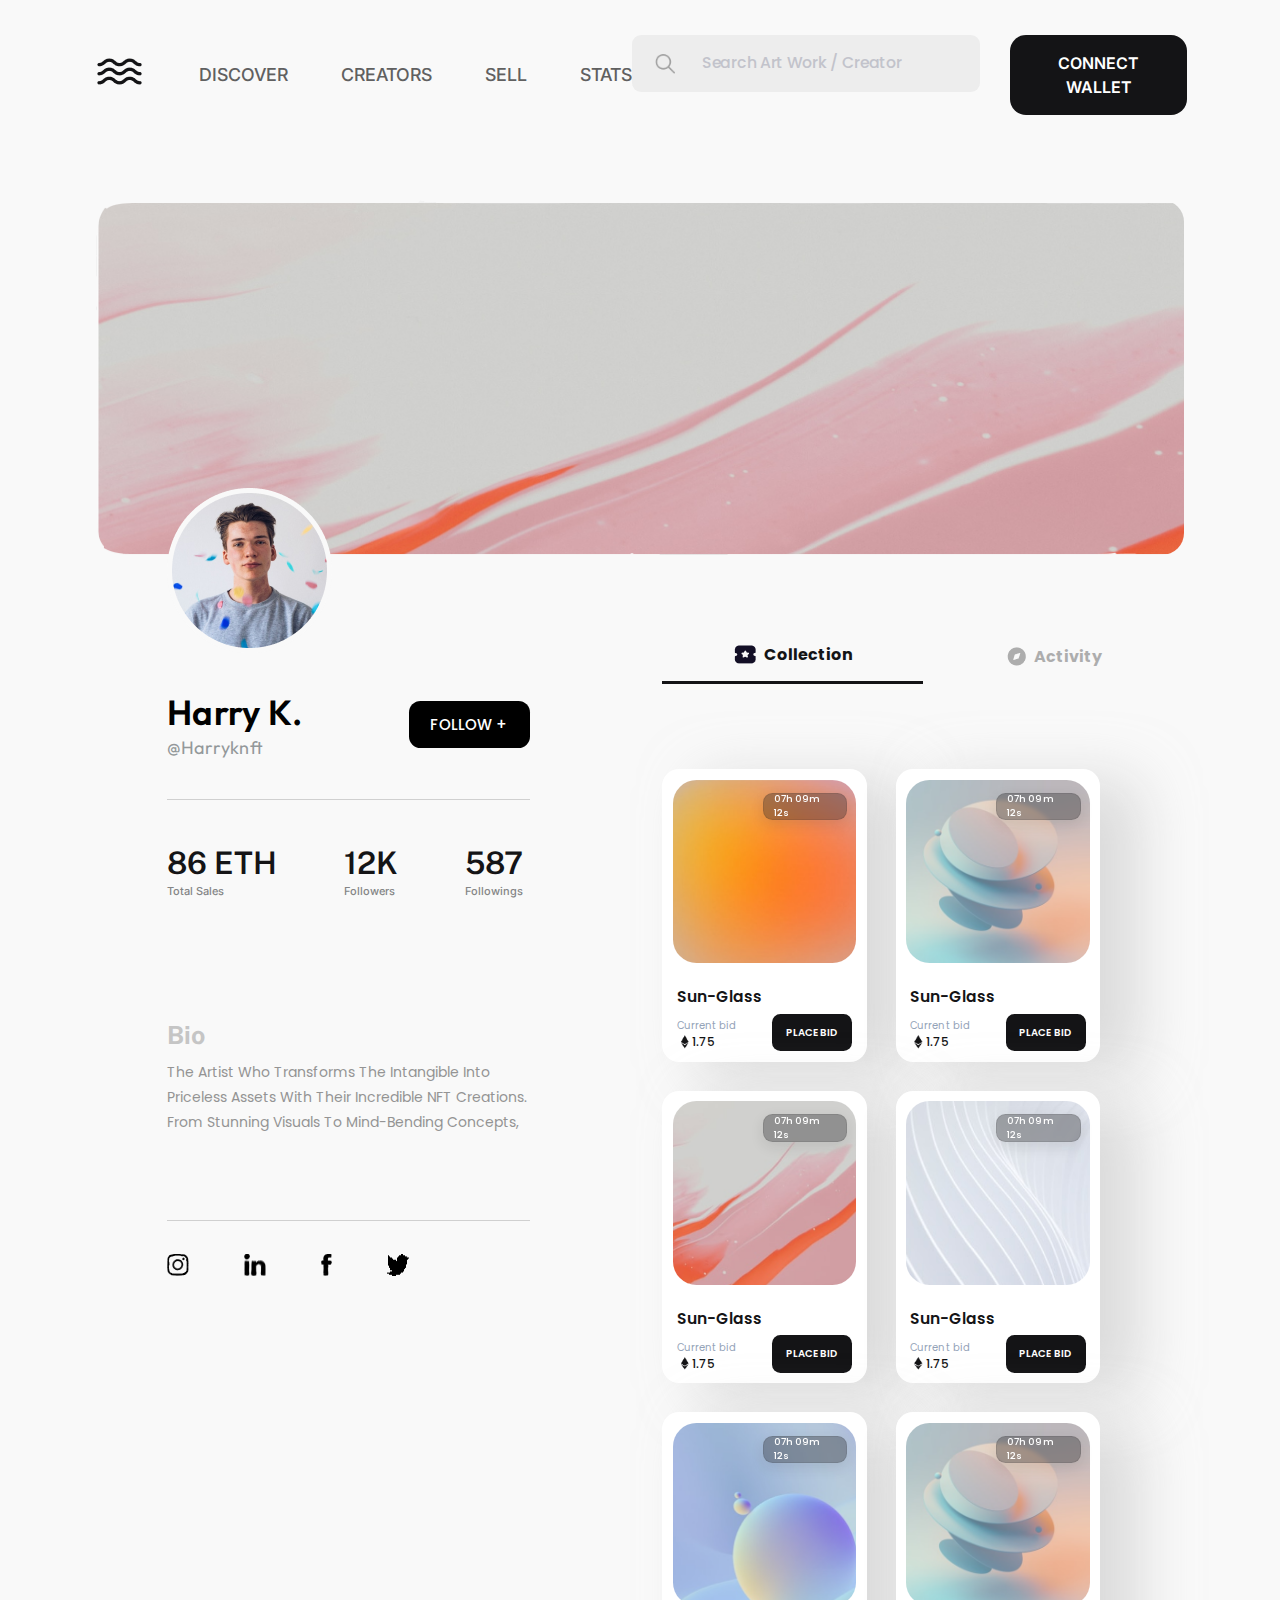
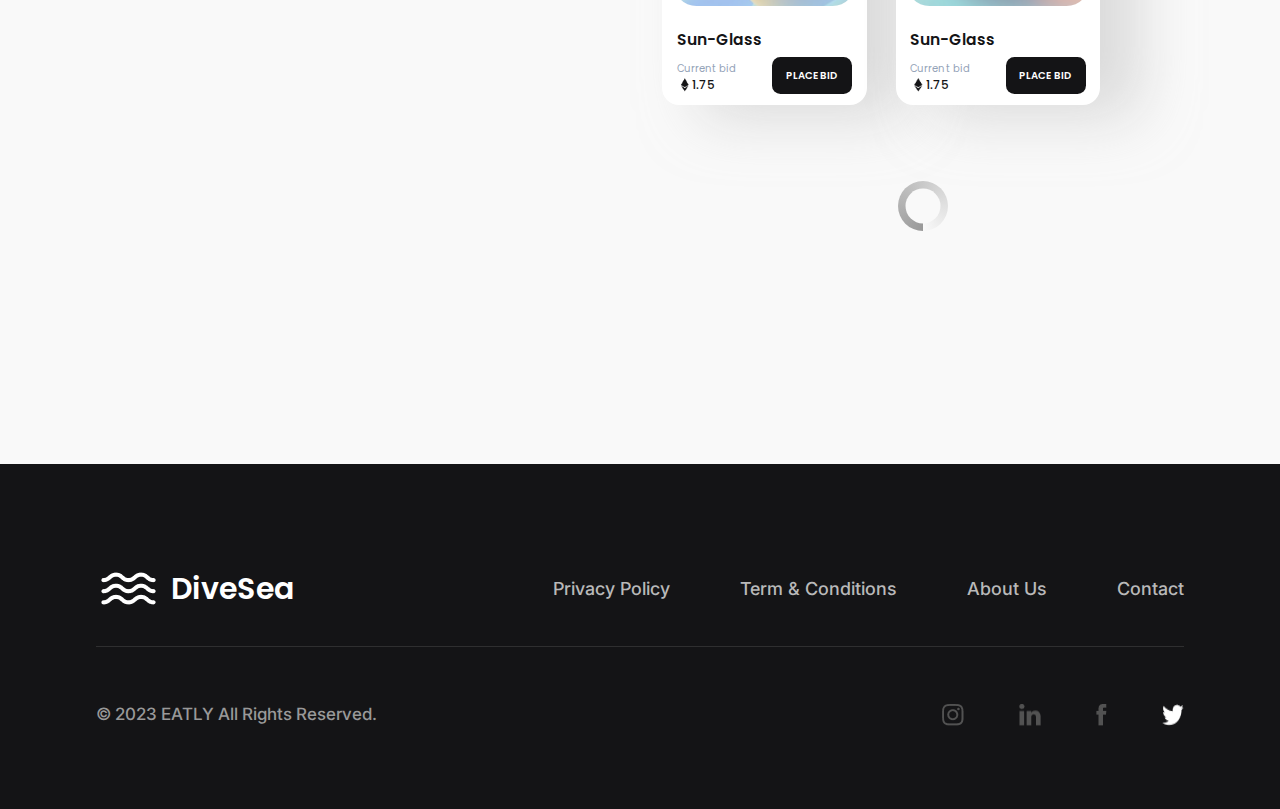
<file: profile.html>
<!DOCTYPE html>
<html lang="en">
  <head>
    <meta charset="UTF-8" />
    <link rel="preconnect" href="https://fonts.googleapis.com" />
    <link rel="preconnect" href="https://fonts.gstatic.com" crossorigin />
    <link
      href="https://fonts.googleapis.com/css2?family=DM+Sans:opsz,wght@9..40,700&family=Inter:wght@400;500;600;700&family=Manrope:wght@600&family=Outfit:wght@400;600&family=Poppins:wght@400;500;600&family=Public+Sans:wght@600;700&display=swap"
      rel="stylesheet"
    />
    <link rel="stylesheet" href="./style/main.css" />
    <link rel="stylesheet" href="./style/profile.css" />

    <meta name="viewport" content="width=device-width, initial-scale=1.0" />
    <title>Document</title>
  </head>
  <body>
    <div id="root">
      <header>
        <div class="pages">
          <a href="./index.html">
            <img src="./assets/icons/logo.png" alt="logo" />
          </a>
          <a href="./discover.html">discover</a>
          <a href="./creators.html">creators</a>
          <a href="./create.html">Sell</a>
          <a href="./stats.html">stats</a>
        </div>

        <div class="search-and-connection">
          <div class="search-block">
            <input
              placeholder="Search Art Work / Creator"
              class="search"
              type="text"
            />
            <div class="search-pic">
              <img src="./assets/icons/search.png" />
            </div>
          </div>
          <div class="connection-button">
            <a href="wallet.html">
              <button>Connect Wallet</button>
            </a>
          </div>
        </div>

        <div class="pages-mobile">
          <a href="./index.html">
            <img src="./assets/icons/logo.png" alt="logo" />
            <p>DiveSea</p>
          </a>
          <img src="./assets/icons/menu.png" alt="menu" />
        </div>
        <span class="line-mobile"></span>
      </header>

      <main>
        <div class="profile-wrapper">
          <div class="profile-bg"></div>
          <div class="profile-info-wrapper">
            <div class="profile-ava">
              <img src="./assets/user-pics/profile-pic.png" alt="ava" />
            </div>

            <div class="profile-name">
              <div>
                <h1>Harry K.</h1>
                <p>@Harryknft</p>
              </div>

              <button>Follow +</button>
            </div>

            <span class="profile-line"></span>

            <div class="profile-info">
              <div>
                <h2>86 ETH</h2>
                <p>Total Sales</p>
              </div>
              <div>
                <h2>12K</h2>
                <p>Followers</p>
              </div>
              <div>
                <h2>587</h2>
                <p>Followings</p>
              </div>
            </div>

            <div class="bio">
              <h2>Bio</h2>
              <p>
                the artist who transforms the intangible into priceless assets
                with their incredible NFT creations. From stunning visuals to
                mind-bending concepts,
              </p>
            </div>

            <span class="profile-line"></span>

            <div class="socials">
              <img src="./assets/socials/instagram-black.png" alt="instagram" />
              <img src="./assets/socials/linked-in-black.png" alt="linked in" />
              <img src="./assets/socials/facebook-black.png" alt="facebook" />
              <img src="./assets/socials/tweeter-black.png" alt="tweeter" />
            </div>
          </div>

          <div class="profile-tabs-wrapper">
            <div class="tab">
              <button
                class="tab-links active"
                onclick="openTab(event, 'profile-card-wrapper')"
              >
                <img
                  src="./assets/icons/profile-collection.png"
                  alt="collection"
                />
                Collection
              </button>
              <button
                class="tab-links"
                onclick="openTab(event, 'profile-activity-wrapper')"
              >
                <img src="./assets/icons/activity.png" alt="activity" />
                Activity
              </button>
            </div>
            <div class="profile-card-wrapper tabcontent show">
              <div class="weekly-card changed-card">
                <div class="card-pic">
                  <div class="card-time">
                    <p>07h 09m 12s</p>
                  </div>
                </div>

                <div class="card-bottom-block">
                  <div class="card-name-desc-cost">
                    <div class="card-name">
                      <h3>Sun-Glass</h3>
                    </div>
                    <div class="card-description">
                      <p>Current bid</p>
                    </div>
                    <div class="card-cost">
                      <img src="./assets/icons/ethereum.png" alt="ethereum" />
                      <p>1.75</p>
                    </div>
                  </div>

                  <div class="card-button">
                    <button>PLACE BID</button>
                  </div>
                </div>
              </div>
              <div class="weekly-card changed-card">
                <div class="card-pic">
                  <div class="card-time">
                    <p>07h 09m 12s</p>
                  </div>
                </div>

                <div class="card-bottom-block">
                  <div class="card-name-desc-cost">
                    <div class="card-name">
                      <h3>Sun-Glass</h3>
                    </div>
                    <div class="card-description">
                      <p>Current bid</p>
                    </div>
                    <div class="card-cost">
                      <img src="./assets/icons/ethereum.png" alt="ethereum" />
                      <p>1.75</p>
                    </div>
                  </div>

                  <div class="card-button">
                    <button>PLACE BID</button>
                  </div>
                </div>
              </div>
              <div class="weekly-card changed-card">
                <div class="card-pic">
                  <div class="card-time">
                    <p>07h 09m 12s</p>
                  </div>
                </div>

                <div class="card-bottom-block">
                  <div class="card-name-desc-cost">
                    <div class="card-name">
                      <h3>Sun-Glass</h3>
                    </div>
                    <div class="card-description">
                      <p>Current bid</p>
                    </div>
                    <div class="card-cost">
                      <img src="./assets/icons/ethereum.png" alt="ethereum" />
                      <p>1.75</p>
                    </div>
                  </div>

                  <div class="card-button">
                    <button>PLACE BID</button>
                  </div>
                </div>
              </div>
              <div class="weekly-card changed-card">
                <div class="card-pic">
                  <div class="card-time">
                    <p>07h 09m 12s</p>
                  </div>
                </div>

                <div class="card-bottom-block">
                  <div class="card-name-desc-cost">
                    <div class="card-name">
                      <h3>Sun-Glass</h3>
                    </div>
                    <div class="card-description">
                      <p>Current bid</p>
                    </div>
                    <div class="card-cost">
                      <img src="./assets/icons/ethereum.png" alt="ethereum" />
                      <p>1.75</p>
                    </div>
                  </div>

                  <div class="card-button">
                    <button>PLACE BID</button>
                  </div>
                </div>
              </div>
              <div class="weekly-card changed-card">
                <div class="card-pic">
                  <div class="card-time">
                    <p>07h 09m 12s</p>
                  </div>
                </div>

                <div class="card-bottom-block">
                  <div class="card-name-desc-cost">
                    <div class="card-name">
                      <h3>Sun-Glass</h3>
                    </div>
                    <div class="card-description">
                      <p>Current bid</p>
                    </div>
                    <div class="card-cost">
                      <img src="./assets/icons/ethereum.png" alt="ethereum" />
                      <p>1.75</p>
                    </div>
                  </div>

                  <div class="card-button">
                    <button>PLACE BID</button>
                  </div>
                </div>
              </div>
              <div class="weekly-card changed-card">
                <div class="card-pic">
                  <div class="card-time">
                    <p>07h 09m 12s</p>
                  </div>
                </div>

                <div class="card-bottom-block">
                  <div class="card-name-desc-cost">
                    <div class="card-name">
                      <h3>Sun-Glass</h3>
                    </div>
                    <div class="card-description">
                      <p>Current bid</p>
                    </div>
                    <div class="card-cost">
                      <img src="./assets/icons/ethereum.png" alt="ethereum" />
                      <p>1.75</p>
                    </div>
                  </div>

                  <div class="card-button">
                    <button>PLACE BID</button>
                  </div>
                </div>
              </div>
            </div>

            <div class="profile-activity-wrapper tabcontent">
              <div class="profile-activity-selectors">
                <div class="selector">
                  <img src="./assets/icons/cart.png" alt="cart" />
                  <p>Sales</p>
                  <img
                    src="./assets/icons/arrow-bot-black.png"
                    alt="arrow-down"
                  />
                </div>

                <div class="selector">
                  <img src="./assets/icons/chain.png" alt="chain" />
                  <p>All Chains</p>
                  <img
                    src="./assets/icons/arrow-bot-black.png"
                    alt="arrow-down"
                  />
                </div>
              </div>

              <div class="profile-activity-card">
                <div class="profile-activity-card-top">
                  <div class="profile-activity-card-header">
                    <img src="./assets/pics/profile-activity.png" alt="ava" />
                    <div>
                      <h3>NeuVey</h3>
                      <p class="verified changed-verified">JenifferS</p>
                    </div>
                  </div>
                  <div class="profile-activity-card-header-info">
                    <div>
                      <div>
                        <p class="sale">Sale</p>
                        <div class="profile-activity-ethereum-block">
                          <img
                            src="./assets/icons/ethereum.png"
                            alt="ethereum"
                          />
                          <p>16,4</p>
                        </div>
                        <p>6 Minutes ago</p>
                      </div>
                      <img
                        src="./assets/icons/arrow-bot-black.png"
                        alt="arrow-bottom"
                      />
                    </div>
                  </div>
                </div>

                <span class="profile-line changed-profile-line"></span>

                <div class="profile-activity-card-bottom">
                  <div>
                    <p>USD Price</p>
                    <h3>$19K</h3>
                  </div>
                  <div>
                    <p>Quantity</p>
                    <h3>14.9K</h3>
                  </div>
                  <div>
                    <p>floor price</p>
                    <div class="bottom-ethereum-block">
                      <img src="./assets/icons/ethereum.png" alt="ethereum" />
                      <h3>16,4</h3>
                    </div>
                  </div>
                  <div>
                    <p>traded</p>
                    <div class="bottom-ethereum-block">
                      <img src="./assets/icons/ethereum.png" alt="ethereum" />
                      <h3>26,4</h3>
                    </div>
                  </div>
                </div>
              </div>

              <div class="profile-activity-card">
                <div class="profile-activity-card-top">
                  <div class="profile-activity-card-header">
                    <img src="./assets/pics/profile-activity.png" alt="ava" />
                    <div>
                      <h3>NeuVey</h3>
                      <p class="verified changed-verified">JenifferS</p>
                    </div>
                  </div>
                  <div class="profile-activity-card-header-info">
                    <div>
                      <div>
                        <p class="sale">Sale</p>
                        <div class="profile-activity-ethereum-block">
                          <img
                            src="./assets/icons/ethereum.png"
                            alt="ethereum"
                          />
                          <p>16,4</p>
                        </div>
                        <p>6 Minutes ago</p>
                      </div>
                      <img
                        src="./assets/icons/arrow-bot-black.png"
                        alt="arrow-bottom"
                      />
                    </div>
                  </div>
                </div>

                <span class="profile-line changed-profile-line"></span>

                <div class="profile-activity-card-bottom">
                  <div>
                    <p>USD Price</p>
                    <h3>$19K</h3>
                  </div>
                  <div>
                    <p>Quantity</p>
                    <h3>14.9K</h3>
                  </div>
                  <div>
                    <p>floor price</p>
                    <div class="bottom-ethereum-block">
                      <img src="./assets/icons/ethereum.png" alt="ethereum" />
                      <h3>16,4</h3>
                    </div>
                  </div>
                  <div>
                    <p>traded</p>
                    <div class="bottom-ethereum-block">
                      <img src="./assets/icons/ethereum.png" alt="ethereum" />
                      <h3>26,4</h3>
                    </div>
                  </div>
                </div>
              </div>
            </div>

            <div class="loading">
              <span class="loader"></span>
            </div>
          </div>
        </div>
      </main>

      <footer>
        <div class="upper">
          <div class="footer-logo">
            <img src="./assets/icons/logo-white.png" alt="logo" />
            <h2>DiveSea</h2>
          </div>
          <div class="footer-menu">
            <a href="">Privacy Policy</a>
            <a href="">Term & Conditions</a>
            <a href="">About Us</a>
            <a href="">Contact</a>
          </div>
        </div>

        <span class="unleash-line"></span>

        <div class="lower">
          <p>© 2023 EATLY All Rights Reserved.</p>
          <div class="socials">
            <img src="./assets/socials/instagram.png" alt="instagram" />
            <img src="./assets/socials/linked-in.png" alt="linked in" />
            <img src="./assets/socials/facebook.png" alt="facebook" />
            <img src="./assets/socials/tweeter.png" alt="tweeter" />
          </div>
        </div>
      </footer>

      <footer class="footer-mobile">
        <div class="footer-mobile-upper">
          <div class="footer-mobile-logo">
            <img src="./assets/icons/logo-white.png" alt="logo" />
            <h2>DiveSea</h2>
          </div>
          <div class="socials">
            <img src="./assets/socials/instagram.png" alt="instagram" />
            <img src="./assets/socials/linked-in.png" alt="linked in" />
            <img src="./assets/socials/facebook.png" alt="facebook" />
            <img src="./assets/socials/tweeter.png" alt="tweeter" />
          </div>
        </div>

        <div class="footer-mobile-menu">
          <a href="">Privacy Policy</a>
          <a href="">Term & Conditions</a>
          <a href="">About Us</a>
          <a href="">Contact</a>
        </div>

        <span class="footer-mobile-line"></span>

        <p>© 2023 EATLY All Rights Reserved.</p>
      </footer>
    </div>
    <script src="./scripts/tabs.js"></script>
  </body>
</html>
</file>
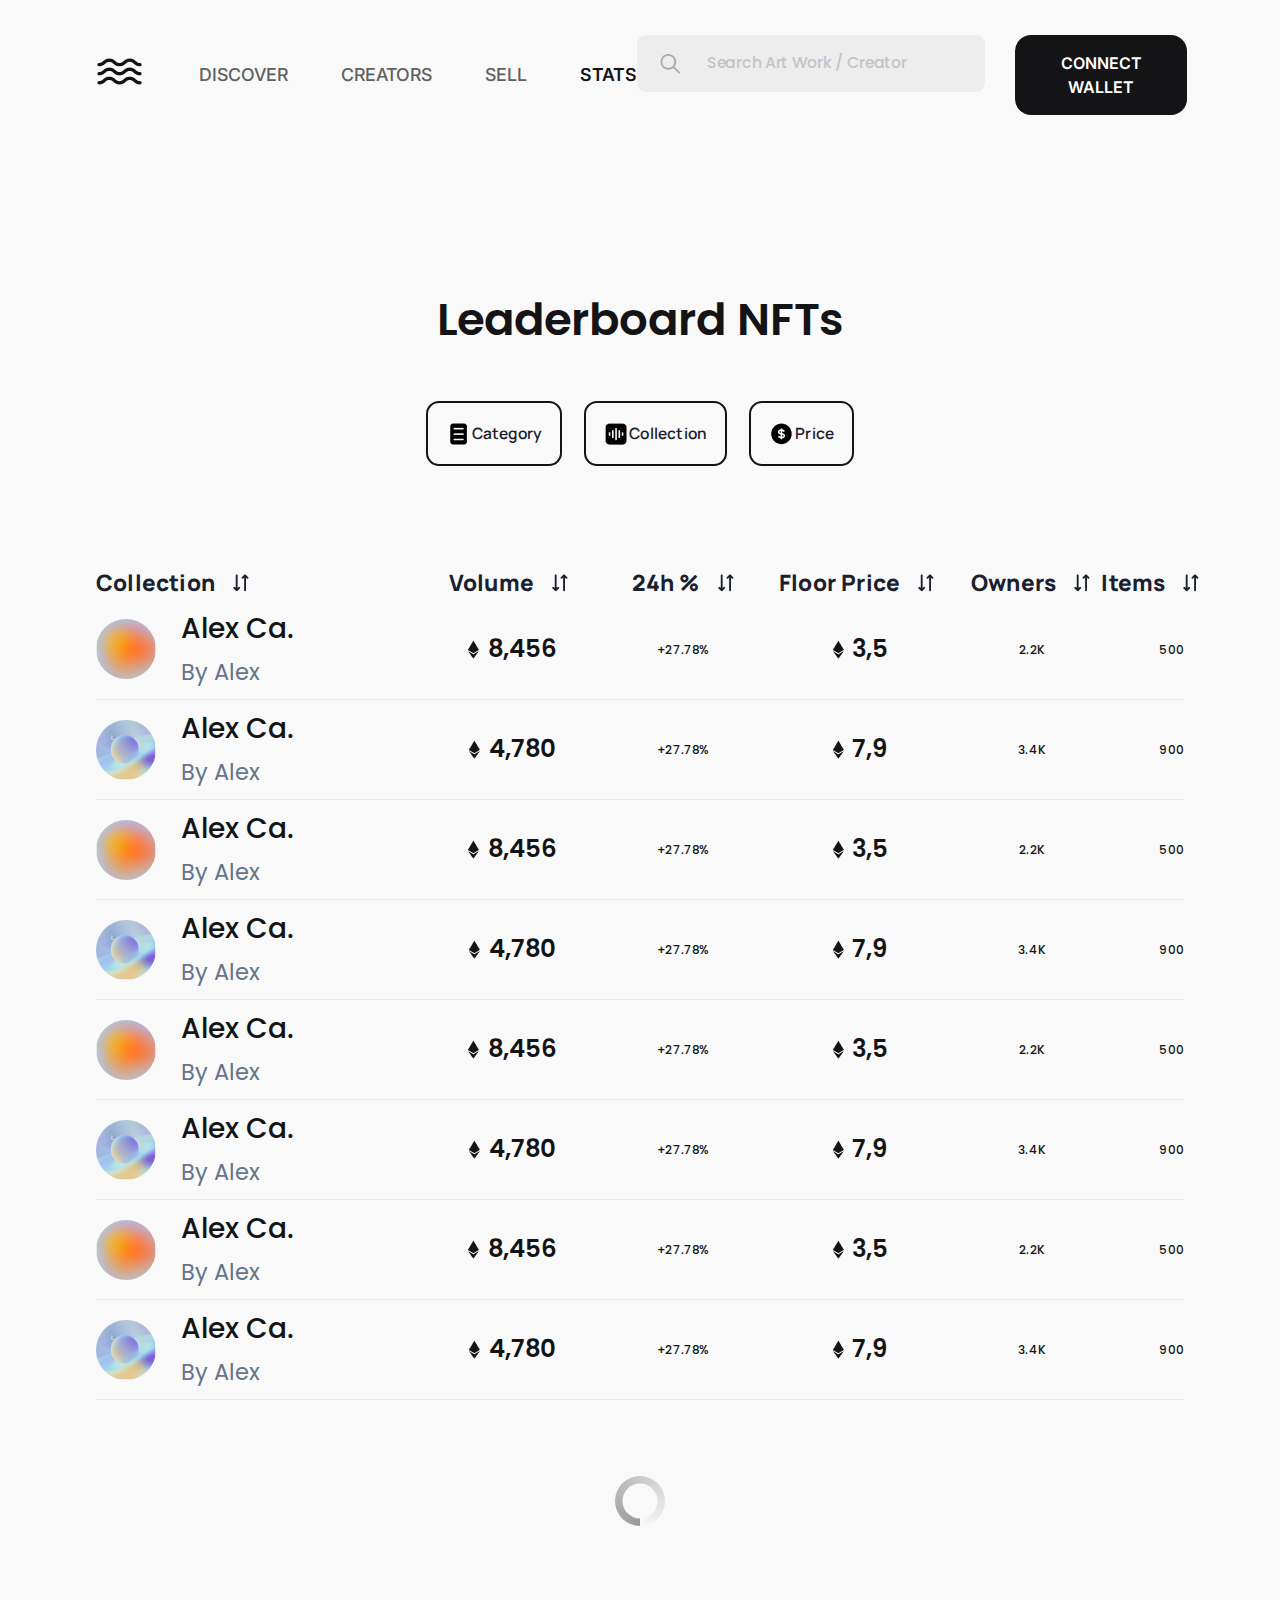
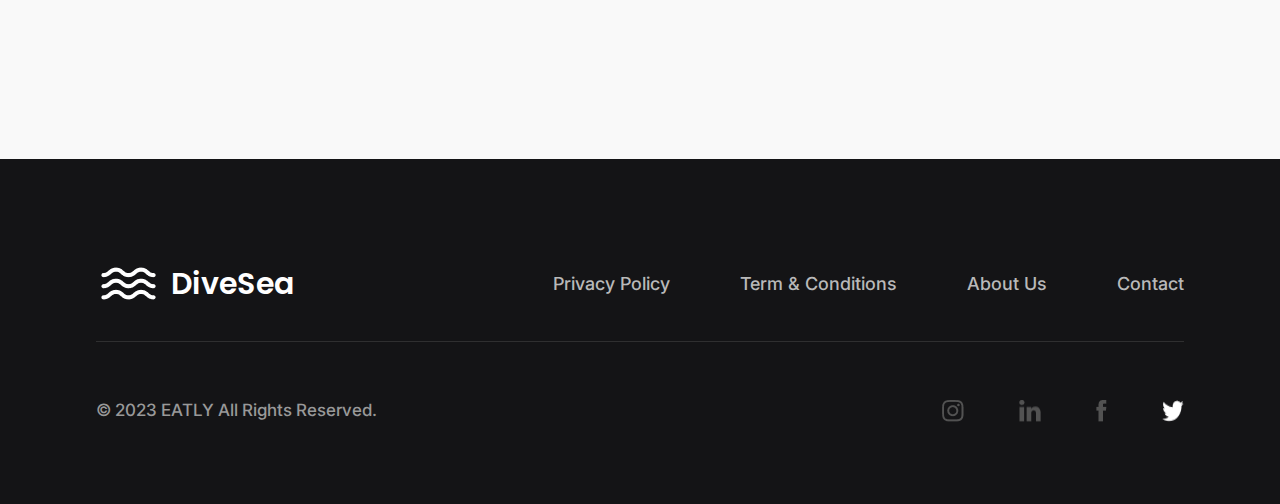
<file: stats.html>
<!DOCTYPE html>
<html lang="en">
  <head>
    <meta charset="UTF-8" />
    <link rel="preconnect" href="https://fonts.googleapis.com" />
    <link rel="preconnect" href="https://fonts.gstatic.com" crossorigin />
    <link
      href="https://fonts.googleapis.com/css2?family=DM+Sans:opsz,wght@9..40,700&family=Inter:wght@400;500;600;700&family=Manrope:wght@600;800&family=Outfit:wght@400;600&family=Poppins:wght@400;500;600&family=Public+Sans:wght@600;700&display=swap"
      rel="stylesheet"
    />
    <link rel="stylesheet" href="./style/main.css" />
    <link rel="stylesheet" href="./style/stats.css" />
    <meta name="viewport" content="width=device-width, initial-scale=1.0" />
    <title>Document</title>
  </head>
  <body>
    <div id="root">
      <header>
        <div class="pages">
          <a href="./index.html">
            <img src="./assets/icons/logo.png" alt="logo" />
          </a>
          <a href="./discover.html">discover</a>
          <a href="./creators.html">creators</a>
          <a href="./create.html">Sell</a>
          <a class="active" href="./stats.html">stats</a>
        </div>

        <div class="search-and-connection">
          <div class="search-block">
            <input
              placeholder="Search Art Work / Creator"
              class="search"
              type="text"
            />
            <div class="search-pic">
              <img src="./assets/icons/search.png" />
            </div>
          </div>
          <div class="connection-button">
            <a href="wallet.html">
              <button>Connect Wallet</button>
            </a>
          </div>
        </div>

        <div class="pages-mobile">
          <a href="./index.html">
            <img src="./assets/icons/logo.png" alt="logo" />
            <p>DiveSea</p>
          </a>
          <img src="./assets/icons/menu.png" alt="menu" />
        </div>
        <span class="line-mobile"></span>
      </header>

      <main>
        <div class="leaderboard-nfts-wrapper">
          <div class="leaderboard-header">
            <h1>Leaderboard NFTs</h1>
          </div>

          <div class="filters">
            <div class="filter-block">
              <img src="./assets/icons/category.png" alt="category" />
              <p>Category</p>
            </div>

            <div class="filter-block">
              <img src="./assets/icons/collection.png" alt="collection" />
              <p>Collection</p>
            </div>

            <div class="filter-block">
              <img src="./assets/icons/price.png" alt="price" />
              <p>Price</p>
            </div>
          </div>

          <div class="top-collection-table">
            <table>
              <thead>
                <tr>
                  <th scope="col">
                    <div>
                      Collection
                      <img src="./assets/icons/sort.png" alt="sort" />
                    </div>
                  </th>
                  <th scope="col">
                    <div>
                      Volume <img src="./assets/icons/sort.png" alt="sort" />
                    </div>
                  </th>
                  <th scope="col">
                    <div>
                      24h % <img src="./assets/icons/sort.png" alt="sort" />
                    </div>
                  </th>
                  <th scope="col">
                    <div>
                      Floor Price
                      <img src="./assets/icons/sort.png" alt="sort" />
                    </div>
                  </th>
                  <th scope="col">
                    <div>
                      Owners <img src="./assets/icons/sort.png" alt="sort" />
                    </div>
                  </th>
                  <th scope="col">
                    <div>
                      Items <img src="./assets/icons/sort.png" alt="sort" />
                    </div>
                  </th>
                </tr>
              </thead>
              <tbody>
                <tr>
                  <td scope="row">
                    <div class="user">
                      <img
                        src="./assets/user-pics/user-pic-1.png"
                        alt="user-pic"
                      />
                      <div class="user-name">
                        <h3>Alex Ca.</h3>
                        <p>By Alex</p>
                      </div>
                    </div>
                  </td>
                  <td>
                    <div class="volume">
                      <img src="./assets/icons/ethereum.png" alt="ethereum" />
                      <p>8,456</p>
                    </div>
                  </td>
                  <td class="percent">
                    <p>+27.78%</p>
                  </td>
                  <td>
                    <div class="volume">
                      <img src="./assets/icons/ethereum.png" alt="ethereum" />
                      <p>3,5</p>
                    </div>
                  </td>
                  <td class="owners">
                    <p>2.2K</p>
                  </td>
                  <td class="last-cell owners">
                    <p>500</p>
                  </td>
                </tr>
                <tr>
                  <td scope="row">
                    <div class="user">
                      <img
                        src="./assets/user-pics/user-pic-2.png"
                        alt="user-pic"
                      />
                      <div class="user-name">
                        <h3>Alex Ca.</h3>
                        <p>By Alex</p>
                      </div>
                    </div>
                  </td>
                  <td>
                    <div class="volume">
                      <img src="./assets/icons/ethereum.png" alt="ethereum" />
                      <p>4,780</p>
                    </div>
                  </td>
                  <td class="percent">
                    <p>+27.78%</p>
                  </td>
                  <td>
                    <div class="volume">
                      <img src="./assets/icons/ethereum.png" alt="ethereum" />
                      <p>7,9</p>
                    </div>
                  </td>
                  <td class="owners">
                    <p>3.4K</p>
                  </td>
                  <td class="last-cell owners">
                    <p>900</p>
                  </td>
                </tr>
                <tr>
                  <td scope="row">
                    <div class="user">
                      <img
                        src="./assets/user-pics/user-pic-1.png"
                        alt="user-pic"
                      />
                      <div class="user-name">
                        <h3>Alex Ca.</h3>
                        <p>By Alex</p>
                      </div>
                    </div>
                  </td>
                  <td>
                    <div class="volume">
                      <img src="./assets/icons/ethereum.png" alt="ethereum" />
                      <p>8,456</p>
                    </div>
                  </td>
                  <td class="percent">
                    <p>+27.78%</p>
                  </td>
                  <td>
                    <div class="volume">
                      <img src="./assets/icons/ethereum.png" alt="ethereum" />
                      <p>3,5</p>
                    </div>
                  </td>
                  <td class="owners">
                    <p>2.2K</p>
                  </td>
                  <td class="last-cell owners">
                    <p>500</p>
                  </td>
                </tr>
                <tr>
                  <td scope="row">
                    <div class="user">
                      <img
                        src="./assets/user-pics/user-pic-2.png"
                        alt="user-pic"
                      />
                      <div class="user-name">
                        <h3>Alex Ca.</h3>
                        <p>By Alex</p>
                      </div>
                    </div>
                  </td>
                  <td>
                    <div class="volume">
                      <img src="./assets/icons/ethereum.png" alt="ethereum" />
                      <p>4,780</p>
                    </div>
                  </td>
                  <td class="percent">
                    <p>+27.78%</p>
                  </td>
                  <td>
                    <div class="volume">
                      <img src="./assets/icons/ethereum.png" alt="ethereum" />
                      <p>7,9</p>
                    </div>
                  </td>
                  <td class="owners">
                    <p>3.4K</p>
                  </td>
                  <td class="last-cell owners">
                    <p>900</p>
                  </td>
                </tr>
                <tr>
                  <td scope="row">
                    <div class="user">
                      <img
                        src="./assets/user-pics/user-pic-1.png"
                        alt="user-pic"
                      />
                      <div class="user-name">
                        <h3>Alex Ca.</h3>
                        <p>By Alex</p>
                      </div>
                    </div>
                  </td>
                  <td>
                    <div class="volume">
                      <img src="./assets/icons/ethereum.png" alt="ethereum" />
                      <p>8,456</p>
                    </div>
                  </td>
                  <td class="percent">
                    <p>+27.78%</p>
                  </td>
                  <td>
                    <div class="volume">
                      <img src="./assets/icons/ethereum.png" alt="ethereum" />
                      <p>3,5</p>
                    </div>
                  </td>
                  <td class="owners">
                    <p>2.2K</p>
                  </td>
                  <td class="last-cell owners">
                    <p>500</p>
                  </td>
                </tr>
                <tr>
                  <td scope="row">
                    <div class="user">
                      <img
                        src="./assets/user-pics/user-pic-2.png"
                        alt="user-pic"
                      />
                      <div class="user-name">
                        <h3>Alex Ca.</h3>
                        <p>By Alex</p>
                      </div>
                    </div>
                  </td>
                  <td>
                    <div class="volume">
                      <img src="./assets/icons/ethereum.png" alt="ethereum" />
                      <p>4,780</p>
                    </div>
                  </td>
                  <td class="percent">
                    <p>+27.78%</p>
                  </td>
                  <td>
                    <div class="volume">
                      <img src="./assets/icons/ethereum.png" alt="ethereum" />
                      <p>7,9</p>
                    </div>
                  </td>
                  <td class="owners">
                    <p>3.4K</p>
                  </td>
                  <td class="last-cell owners">
                    <p>900</p>
                  </td>
                </tr>
                <tr>
                  <td scope="row">
                    <div class="user">
                      <img
                        src="./assets/user-pics/user-pic-1.png"
                        alt="user-pic"
                      />
                      <div class="user-name">
                        <h3>Alex Ca.</h3>
                        <p>By Alex</p>
                      </div>
                    </div>
                  </td>
                  <td>
                    <div class="volume">
                      <img src="./assets/icons/ethereum.png" alt="ethereum" />
                      <p>8,456</p>
                    </div>
                  </td>
                  <td class="percent">
                    <p>+27.78%</p>
                  </td>
                  <td>
                    <div class="volume">
                      <img src="./assets/icons/ethereum.png" alt="ethereum" />
                      <p>3,5</p>
                    </div>
                  </td>
                  <td class="owners">
                    <p>2.2K</p>
                  </td>
                  <td class="last-cell owners">
                    <p>500</p>
                  </td>
                </tr>
                <tr>
                  <td scope="row">
                    <div class="user">
                      <img
                        src="./assets/user-pics/user-pic-2.png"
                        alt="user-pic"
                      />
                      <div class="user-name">
                        <h3>Alex Ca.</h3>
                        <p>By Alex</p>
                      </div>
                    </div>
                  </td>
                  <td>
                    <div class="volume">
                      <img src="./assets/icons/ethereum.png" alt="ethereum" />
                      <p>4,780</p>
                    </div>
                  </td>
                  <td class="percent">
                    <p>+27.78%</p>
                  </td>
                  <td>
                    <div class="volume">
                      <img src="./assets/icons/ethereum.png" alt="ethereum" />
                      <p>7,9</p>
                    </div>
                  </td>
                  <td class="owners">
                    <p>3.4K</p>
                  </td>
                  <td class="last-cell owners">
                    <p>900</p>
                  </td>
                </tr>
              </tbody>
            </table>
          </div>

          <div class="top-collection-table-mobile">
            <table>
              <thead>
                <tr>
                  <th scope="col">Collection</th>
                  <th scope="col">Volume</th>
                </tr>
              </thead>
              <tbody>
                <tr>
                  <td scope="row">
                    <div class="user">
                      <img
                        src="./assets/user-pics/user-pic-1.png"
                        alt="user-pic"
                      />
                      <div class="user-name">
                        <h3>Alex Ca.</h3>
                        <p>By Alex</p>
                      </div>
                    </div>
                  </td>
                  <td>
                    <div class="volume">
                      <img src="./assets/icons/ethereum.png" alt="ethereum" />
                      <p>8,456</p>
                    </div>
                    <p class="percent-mobile">+23,00%</p>
                  </td>
                </tr>
                <tr>
                  <td scope="row">
                    <div class="user">
                      <img
                        src="./assets/user-pics/user-pic-1.png"
                        alt="user-pic"
                      />
                      <div class="user-name">
                        <h3>Alex Ca.</h3>
                        <p>By Alex</p>
                      </div>
                    </div>
                  </td>
                  <td>
                    <div class="volume">
                      <img src="./assets/icons/ethereum.png" alt="ethereum" />
                      <p>8,456</p>
                    </div>
                    <p class="percent-mobile negative">-32,01%</p>
                  </td>
                </tr>
                <tr>
                  <td scope="row">
                    <div class="user">
                      <img
                        src="./assets/user-pics/user-pic-1.png"
                        alt="user-pic"
                      />
                      <div class="user-name">
                        <h3>Alex Ca.</h3>
                        <p>By Alex</p>
                      </div>
                    </div>
                  </td>
                  <td>
                    <div class="volume">
                      <img src="./assets/icons/ethereum.png" alt="ethereum" />
                      <p>8,456</p>
                    </div>
                    <p class="percent-mobile">+23,00%</p>
                  </td>
                </tr>
                <tr>
                  <td scope="row">
                    <div class="user">
                      <img
                        src="./assets/user-pics/user-pic-1.png"
                        alt="user-pic"
                      />
                      <div class="user-name">
                        <h3>Alex Ca.</h3>
                        <p>By Alex</p>
                      </div>
                    </div>
                  </td>
                  <td>
                    <div class="volume">
                      <img src="./assets/icons/ethereum.png" alt="ethereum" />
                      <p>8,456</p>
                    </div>
                    <p class="percent-mobile negative">-32,01%</p>
                  </td>
                </tr>
                <tr>
                  <td scope="row">
                    <div class="user">
                      <img
                        src="./assets/user-pics/user-pic-1.png"
                        alt="user-pic"
                      />
                      <div class="user-name">
                        <h3>Alex Ca.</h3>
                        <p>By Alex</p>
                      </div>
                    </div>
                  </td>
                  <td>
                    <div class="volume">
                      <img src="./assets/icons/ethereum.png" alt="ethereum" />
                      <p>8,456</p>
                    </div>
                    <p class="percent-mobile">+23,00%</p>
                  </td>
                </tr>
                <tr>
                  <td scope="row">
                    <div class="user">
                      <img
                        src="./assets/user-pics/user-pic-1.png"
                        alt="user-pic"
                      />
                      <div class="user-name">
                        <h3>Alex Ca.</h3>
                        <p>By Alex</p>
                      </div>
                    </div>
                  </td>
                  <td>
                    <div class="volume">
                      <img src="./assets/icons/ethereum.png" alt="ethereum" />
                      <p>8,456</p>
                    </div>
                    <p class="percent-mobile negative">-32,01%</p>
                  </td>
                </tr>
                <tr>
                  <td scope="row">
                    <div class="user">
                      <img
                        src="./assets/user-pics/user-pic-1.png"
                        alt="user-pic"
                      />
                      <div class="user-name">
                        <h3>Alex Ca.</h3>
                        <p>By Alex</p>
                      </div>
                    </div>
                  </td>
                  <td>
                    <div class="volume">
                      <img src="./assets/icons/ethereum.png" alt="ethereum" />
                      <p>8,456</p>
                    </div>
                    <p class="percent-mobile">+23,00%</p>
                  </td>
                </tr>
                <tr>
                  <td scope="row">
                    <div class="user">
                      <img
                        src="./assets/user-pics/user-pic-1.png"
                        alt="user-pic"
                      />
                      <div class="user-name">
                        <h3>Alex Ca.</h3>
                        <p>By Alex</p>
                      </div>
                    </div>
                  </td>
                  <td>
                    <div class="volume">
                      <img src="./assets/icons/ethereum.png" alt="ethereum" />
                      <p>8,456</p>
                    </div>
                    <p class="percent-mobile negative">-32,01%</p>
                  </td>
                </tr>
              </tbody>
            </table>
          </div>

          <div class="loading">
            <span class="loader"></span>
          </div>
        </div>
      </main>

      <footer>
        <div class="upper">
          <div class="footer-logo">
            <img src="./assets/icons/logo-white.png" alt="logo" />
            <h2>DiveSea</h2>
          </div>
          <div class="footer-menu">
            <a href="">Privacy Policy</a>
            <a href="">Term & Conditions</a>
            <a href="">About Us</a>
            <a href="">Contact</a>
          </div>
        </div>

        <span class="unleash-line"></span>

        <div class="lower">
          <p>© 2023 EATLY All Rights Reserved.</p>
          <div class="socials">
            <img src="./assets/socials/instagram.png" alt="instagram" />
            <img src="./assets/socials/linked-in.png" alt="linked in" />
            <img src="./assets/socials/facebook.png" alt="facebook" />
            <img src="./assets/socials/tweeter.png" alt="tweeter" />
          </div>
        </div>
      </footer>

      <footer class="footer-mobile">
        <div class="footer-mobile-upper">
          <div class="footer-mobile-logo">
            <img src="./assets/icons/logo-white.png" alt="logo" />
            <h2>DiveSea</h2>
          </div>
          <div class="socials">
            <img src="./assets/socials/instagram.png" alt="instagram" />
            <img src="./assets/socials/linked-in.png" alt="linked in" />
            <img src="./assets/socials/facebook.png" alt="facebook" />
            <img src="./assets/socials/tweeter.png" alt="tweeter" />
          </div>
        </div>

        <div class="footer-mobile-menu">
          <a href="">Privacy Policy</a>
          <a href="">Term & Conditions</a>
          <a href="">About Us</a>
          <a href="">Contact</a>
        </div>

        <span class="footer-mobile-line"></span>

        <p>© 2023 EATLY All Rights Reserved.</p>
      </footer>
    </div>
  </body>
</html>
</file>
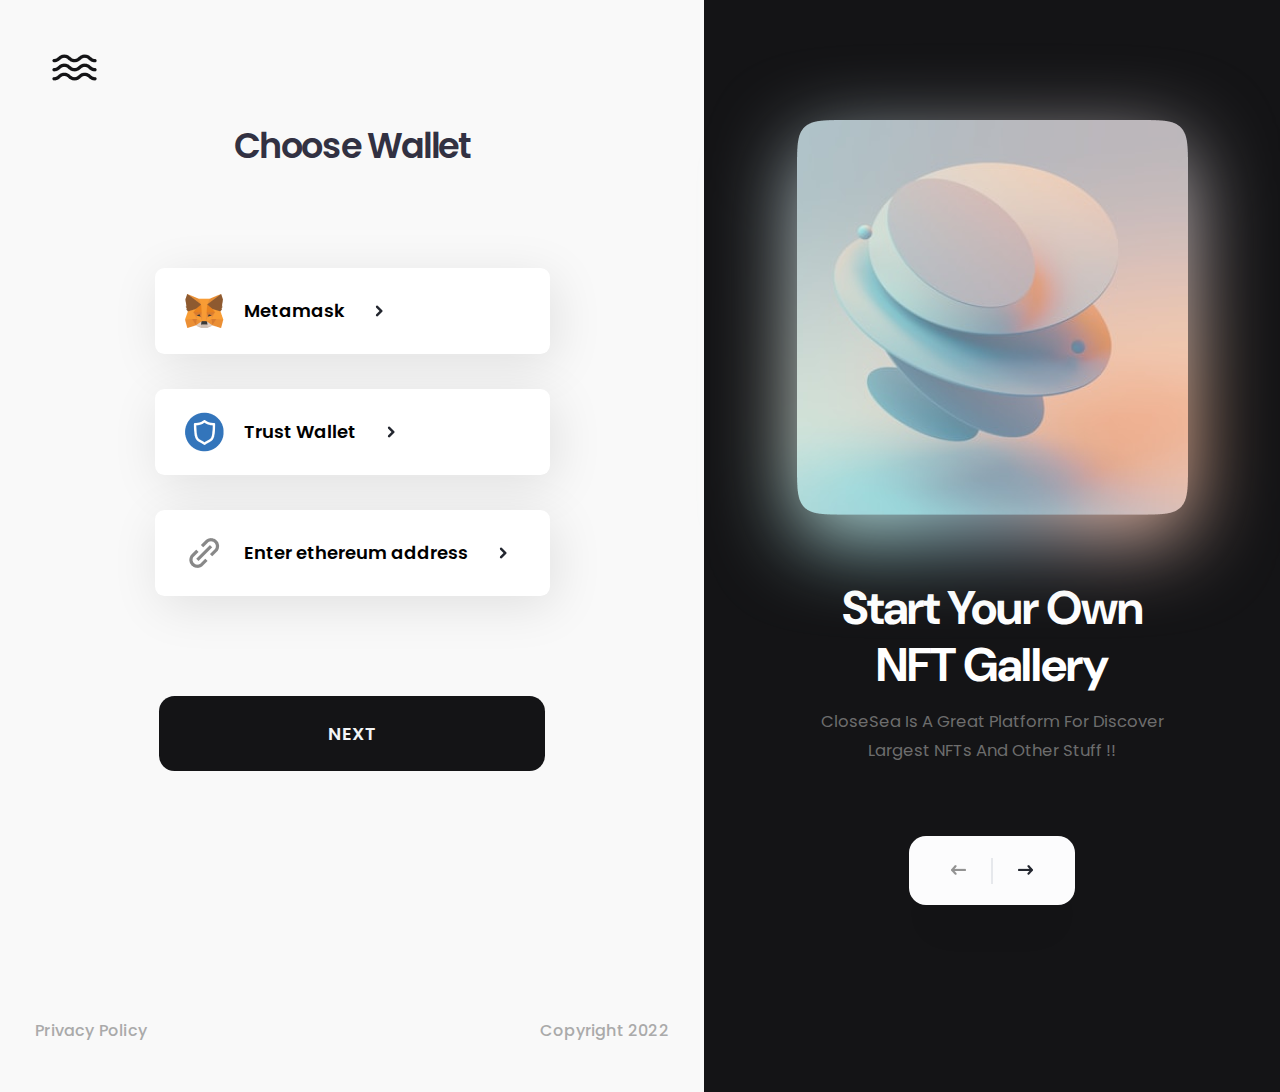
<file: wallet.html>
<!DOCTYPE html>
<html lang="en">
  <head>
    <meta charset="UTF-8" />
    <link rel="preconnect" href="https://fonts.googleapis.com" />
    <link rel="preconnect" href="https://fonts.gstatic.com" crossorigin />
    <link
      href="https://fonts.googleapis.com/css2?family=DM+Sans:opsz,wght@9..40,700&family=Inter:wght@400;500;600;700&family=Manrope:wght@600&family=Outfit:wght@400;600&family=Poppins:wght@400;500;600&family=Public+Sans:wght@600;700&display=swap"
      rel="stylesheet"
    />
    <link rel="stylesheet" href="./style/main.css" />
    <link rel="stylesheet" href="./style/wallet.css" />
    <meta name="viewport" content="width=device-width, initial-scale=1.0" />
    <title>Document</title>
  </head>
  <body>
    <div id="root">
      <header class="header-mobile">
        <div class="pages-mobile">
          <a href="./index.html">
            <img src="./assets/icons/logo.png" alt="logo" />
            <p>DiveSea</p>
          </a>
          <img src="./assets/icons/menu.png" alt="menu" />
        </div>
        <span class="line-mobile"></span>
      </header>
      <main>
        <div class="choose-wallet-wrapper">
          <div class="choose-wallet-left">
            <div class="pages changed-pages">
              <a href="./index.html">
                <img src="./assets/icons/logo.png" alt="logo" />
              </a>
            </div>
            <div class="choose-wallet-left-content">
              <h2>Choose Wallet</h2>
              <div class="wallet-links">
                <div class="wallet-link">
                  <img src="./assets/icons/metamask.png" alt="wallet-logo" />
                  <h3>Metamask</h3>
                  <img
                    src="./assets/icons/arrow-right-black.png"
                    alt="arrow-right"
                  />
                </div>

                <div class="wallet-link">
                  <img
                    src="./assets/icons/trust-wallet.png"
                    alt="wallet-logo"
                  />
                  <h3>Trust Wallet</h3>
                  <img
                    src="./assets/icons/arrow-right-black.png"
                    alt="arrow-right"
                  />
                </div>

                <div class="wallet-link">
                  <img
                    src="./assets/icons/ethereum-address.png"
                    alt="wallet-logo"
                  />
                  <h3>Enter ethereum address</h3>
                  <img
                    src="./assets/icons/arrow-right-black.png"
                    alt="arrow-right"
                  />
                </div>
              </div>

              <button>Next</button>

              <div class="wallet-footer">
                <p>Privacy Policy</p>
                <p>Copyright 2022</p>
              </div>
            </div>
          </div>

          <div class="choose-wallet-right">
            <img
              class="blurred-pic-wallet"
              src="./assets/pics/discover-pic.png"
              alt="pic"
            />
            <img src="./assets/pics/discover-pic.png" alt="pic" />

            <h1>Start Your Own NFT Gallery</h1>
            <p>
              CloseSea Is A Great Platform For Discover Largest NFTs And Other
              Stuff !!
            </p>

            <div class="prev-next">
              <img
                class="split-line"
                src="./assets/icons/prev.png"
                alt="previous"
              />
              <img src="./assets/icons/next.png" alt="next" />
            </div>
          </div>
        </div>
      </main>

      <footer class="footer-mobile">
        <div class="footer-mobile-upper">
          <div class="footer-mobile-logo">
            <img src="./assets/icons/logo-white.png" alt="logo" />
            <h2>DiveSea</h2>
          </div>
          <div class="socials">
            <img src="./assets/socials/instagram.png" alt="instagram" />
            <img src="./assets/socials/linked-in.png" alt="linked in" />
            <img src="./assets/socials/facebook.png" alt="facebook" />
            <img src="./assets/socials/tweeter.png" alt="tweeter" />
          </div>
        </div>

        <div class="footer-mobile-menu">
          <a href="">Privacy Policy</a>
          <a href="">Term & Conditions</a>
          <a href="">About Us</a>
          <a href="">Contact</a>
        </div>

        <span class="footer-mobile-line"></span>

        <p>© 2023 EATLY All Rights Reserved.</p>
      </footer>
    </div>
  </body>
</html>
</file>
<file: style/creators.css>
.meet-creators-wrapper {
  margin-top: 115px;

  display: flex;
  justify-content: center;
  align-items: center;
  flex-direction: column;
}

.creators-card-wrapper {
  display: flex;
  flex-wrap: wrap;
  justify-content: center;
  align-items: center;
  gap: 60px;

  margin-top: 130px;
}

.creator-card {
  width: 370.5px;
  height: 537.5px;

  box-shadow: 30px 15px 80px 0px rgba(191, 191, 191, 0.6);

  border-radius: 25px;
  background: #f2f2f2;

  position: relative;

  display: flex;
  justify-content: center;
  align-items: center;
  flex-direction: column;
}

.creator-card-bg {
  background-image: url(../assets/backgrounds/creator-card-bg-1.png);
  background-repeat: no-repeat;
  background-size: cover;

  width: 370.5px;
  height: 204px;
  position: absolute;
  top: 0;
  left: 0;
  z-index: 0;

  border-top-right-radius: 25px;
  border-top-left-radius: 25px;
}

.creator-card:nth-child(2) .creator-card-bg {
  background-image: url(../assets/backgrounds/creator-card-bg-2.png);
}

.creator-card:nth-child(3) .creator-card-bg {
  background-image: url(../assets/backgrounds/creator-card-bg-3.png);
}

.creator-card-verified h2 {
  color: var(--light-100, #000);
  font-size: 24px;
  line-height: 33.5px; /* 141.667% */
}

.creator-card > img {
  margin-top: 117px;
  border-radius: 50%;
  border: #ffffff solid 5px;
  z-index: 1;
  margin-bottom: 14px;
}

.creator-name h2 {
  color: var(--light-100, #000);
  font-size: 23.5px;
  line-height: 33.5px; /* 141.667% */
}

.card-info {
  display: flex;
  gap: 38px;

  margin-top: 17.5px;
}

.card-info h3 {
  color: #141416;
  text-align: center;
  line-height: 25.5px; /* 144.444% */
}

.card-info p {
  color: var(--Gray-3, #828282);
  text-align: center;
  font-weight: 400;
  line-height: 16px; /* 123.077% */
  text-transform: capitalize;
}

.card-pics {
  display: flex;
  gap: 10px;

  margin-top: 33px;
}

.card-pics img {
  width: 99.5px;
  height: 99.5px;
  border-radius: 10px;
}

.more-pics {
  position: relative;
}

.more-pics::after {
  content: "+55";
  display: flex;
  justify-content: center;
  align-items: center;

  position: absolute;
  top: 0;
  left: 0;

  width: 99.5px;
  height: 99.5px;

  border-radius: 10px;
  background-color: #10101080;

  color: #fff;
  font-family: Urbanist;
  font-size: 20px;
  font-weight: 700;
  line-height: 22px; /* 110% */
  letter-spacing: 0.2px;
}

.creator-card-verified::after {
  width: 23.5px;
  height: 23.5px;
  top: 3px;
  right: -39px;
}

@media screen and (max-width: 1024px) {
  .meet-creators-wrapper h1 {
    font-size: 32px;
    line-height: 21.5px; /* 66.676% */
  }

  .meet-creators-wrapper {
    margin-top: 80px;
  }

  .creators-card-wrapper {
    margin-top: 92px;
    gap: 42.5px;
  }

  .creator-card {
    width: 263.5px;
    height: 382.5px;
    border-radius: 18px;
    box-shadow: 21.5px 10.5px 57px 0px rgba(191, 191, 191, 0.6);
  }

  .creator-card-bg {
    height: 146px;
    width: 263.5px;
  }

  .creator-card > img {
    margin-top: 85px;
    width: 79px;
    height: 79px;
    border: #ffffff solid 3px;
  }

  .creator-card-verified h2 {
    font-size: 17px;
    line-height: 24px; /* 141.667% */
  }

  .creator-card-verified::after {
    width: 16.5px;
    height: 16.5px;
    top: 2px;
    right: -31px;
  }

  .card-info {
    gap: 26.5px;
    margin-top: 12.5px;
  }

  .card-info h3 {
    font-size: 12.5px;
    line-height: 18px; /* 144.444% */
  }

  .card-info p {
    font-size: 9px;
    line-height: 11px; /* 123.077% */
  }

  .card-pics {
    margin-top: 22.5px;
    gap: 7px;
  }

  .card-pics img {
    width: 70.5px;
    height: 70.5px;
    border-radius: 7px;
  }

  .more-pics::after {
    width: 70.5px;
    height: 70.5px;
    border-radius: 7px;
    font-size: 14px;
    line-height: 15.5px; /* 110% */
    letter-spacing: 0.14px;
  }
}

@media screen and (max-width: 375px) {
  .meet-creators-wrapper h1 {
    width: 227px;
    text-align: center;
    font-size: 30px;
    line-height: 125%; /* 37.5px */
  }

  .meet-creators-wrapper {
    margin-top: 75px;
  }

  .creators-card-wrapper {
    margin-top: 70px;
  }
}
</file>
<file: style/main.css>
* {
  margin: 0;
  padding: 0;

  box-sizing: border-box;
  border: none;

  font-family: Poppins;
  font-style: normal;
  font-weight: 500;
}

h1 {
  color: #141416;
  font-size: 45px;
  font-weight: 600;
  line-height: 30px;
}

h2 {
  font-size: 45px;
  font-weight: 600;
  line-height: 54.5px;
}

h3 {
  color: #000;
  font-size: 18px;
  line-height: 135%;
}

p {
  font-size: 12px;
  line-height: 150%;
  color: #141416;
}

html {
  background: #f9f9f9;
}

#root {
  overflow-x: hidden;
}

a {
  text-decoration: none;
}

header {
  display: flex;
  flex-direction: row;
  justify-content: space-between;
  align-items: center;

  height: 150px;

  margin-left: 93px;
  margin-right: 93px;
}

.active {
  color: #141416 !important;
  font-weight: 600;
}

.pages {
  display: flex;
  justify-content: center;
  align-items: center;
  gap: 53px;
}

.pages a {
  color: #606060;
  font-family: Inter;
  font-size: 17.8px;
  line-height: 26.7px; /* 150% */
  text-transform: uppercase;
}

.search-and-connection {
  display: flex;
  flex-direction: row;
  gap: 30px;
}

.search-block {
  position: relative;
}

.search {
  width: 348.4px;
  height: 57px;

  padding-left: 70px;
  border-radius: 9px;

  background: #ededed;
}

.search::placeholder {
  color: #c2c3cb;
  font-size: 15.7px;
  line-height: 117.5%; /* 18.461px */
  letter-spacing: -0.3px;
}

input:focus {
  outline: none;
}

.search-pic {
  position: absolute;
  top: 18.5px;
  left: 23px;
}

.search-pic img {
  width: 20px;
  height: 20px;
}

.unleash-line {
  width: 100%;
  height: 1px;

  background: #cbcbcb;
}

footer .unleash-line {
  opacity: 0.25;
  background: #818181
}

.connection-button button {
  box-sizing: content-box;

  padding: 16px 24px;
  border-radius: 16px;
  background: #141416;

  color: #fff;
  font-family: Inter;
  font-size: 16px;
  font-weight: 600;
  line-height: 24px; /* 150% */
  text-transform: uppercase;
}

.blurred-pic ~ img {
  position: inherit;
  z-index: 1;
}

.blurred-pic {
  filter: blur(42px);

  position: absolute;
  z-index: 0;
}

.weekly-card {
  width: 281px;
  height: 402px;

  padding: 20.5px 19px;

  border-radius: 23.5px;
  background: var(--others-white, #fff);
  box-shadow: 38.8px 11.7px 58.8px 0px rgba(199, 199, 199, 0.6);

  display: flex;
  justify-content: space-between;
  align-items: center;
  flex-direction: column;
}

.card-pic {
  width: 257px;
  height: 260px;

  display: flex;
  justify-content: end;
  align-items: start;

  border-radius: 23.5px;
  background: url(../assets/pics/discover-pic.png), lightgray 50%;

  background-repeat: no-repeat;
  background-size: cover;
}

.weekly-card:nth-child(1) .card-pic {
  background: url(../assets/pics/card-1.png), lightgray 50%;
  background-repeat: no-repeat;
  background-size: cover;
}

.weekly-card:nth-child(3) .card-pic {
  background: url(../assets/pics/card-3.png), lightgray 50%;
  background-repeat: no-repeat;
  background-size: cover;
}

.weekly-card:nth-child(4) .card-pic {
  background: url(../assets/pics/card-4.png), lightgray 50%;
  background-repeat: no-repeat;
  background-size: cover;
}

.weekly-card:nth-child(5) .card-pic {
  background: url(../assets/pics/card-5.png), lightgray 50%;
  background-repeat: no-repeat;
  background-size: cover;
}

.card-time p {
  color: var(--others-white, #fff);
  font-size: 14px;
  letter-spacing: 0.1px;
}

.card-time {
  width: 118.5px;
  height: 37.5px;

  margin-top: 13px;
  margin-right: 9px;
  padding: 9.5px 14px;

  display: flex;
  justify-content: center;
  align-items: center;

  border-radius: 9.5px;
  border: 1px solid rgba(28, 29, 32, 0.1);
  background: rgba(28, 29, 32, 0.35);
  box-shadow: 0px 4.5px 14px 0px rgba(28, 29, 32, 0.1);
  backdrop-filter: blur(2.3px);
}

.card-bottom-block {
  width: 100%;

  display: flex;
  justify-content: space-between;
  align-items: end;
}

.card-cost {
  display: flex;
  align-items: center;
}

.card-button button {
  color: #fff;
  font-size: 14px;
  font-weight: 600;
  line-height: 150%; /* 21.173px */
  letter-spacing: 0.1px;

  display: flex;
  align-items: center;
  justify-content: center;

  height: 51.7px;
  padding: 9.4px 18.8px;

  border-radius: 11.7px;
  background: #141416;
}

.prev-next {
  position: relative;
  margin-top: 71px;
  border-radius: 17px;
  background: var(--neutrals-8, #fcfcfd);
  box-shadow: 0px 43px 34.5px -26px rgba(0, 0, 0, 0.12);
  width: 166px;
  height: 69px;
  padding: 21.5px;
  display: flex;
  justify-content: space-around;
  align-items: center;
  gap: 11px;
}

.prev-next::after {
  content: "";
  position: absolute;
  display: inline-block;
  width: 2px;
  height: 26px;
  background-color: #e6e8ec;
}

footer {
  height: 345px;

  display: flex;
  flex-direction: column;

  background: #141416;

  padding: 92px 96px 81px 96px;
}

.upper {
  margin-bottom: 25px;

  display: flex;
  justify-content: space-between;
  align-items: center;
}

.footer-logo {
  display: flex;
  align-items: center;
  gap: 10px;
}

.footer-logo h2 {
  color: #fff;
  font-size: 30px;
  line-height: 130%; /* 38.899px */
}

.footer-menu {
  display: flex;
  gap: 70px;
}

.footer-menu a {
  color: #b9b9b9;
  font-family: Inter;
  font-size: 18px;
  line-height: 27px; /* 150% */
  text-transform: capitalize;
}

.lower {
  margin-top: 56px;

  display: flex;
  justify-content: space-between;
  align-items: center;
}

.lower p {
  color: #999;
  font-family: Inter;
  font-size: 17px;
}

.socials {
  display: flex;
  gap: 55px;
}

.loader {
  width: 50px;
  height: 50px;
  border-radius: 50%;
  display: inline-block;
  position: relative;
  background: conic-gradient(
    from 180deg at 50% 50%,
    #999 0deg,
    rgba(153, 153, 153, 0) 360deg
  );
  box-sizing: border-box;
  animation: rotation 1s linear infinite;
}
.loader::after {
  content: "";
  box-sizing: border-box;
  position: absolute;
  left: 50%;
  top: 50%;
  transform: translate(-50%, -50%);
  width: 35px;
  height: 35px;
  border-radius: 50%;
  background: #f9f9f9;
}
@keyframes rotation {
  0% {
    transform: rotate(360deg);
  }
  100% {
    transform: rotate(0deg);
  }
}

.loading {
  margin-top: 76px;
  margin-bottom: 226px;
}

.explore-marketplace-card-wrapper {
  display: flex;
  gap: 40px;
  justify-content: space-between;
  flex-wrap: wrap;

  margin-bottom: 100px;
}

.explore-marketplace-header h2 {
  color: #141416;
  line-height: 27px; /* 59.812% */
}

.filters {
  display: flex;
  gap: 22px;
}

.filter-block {
  display: flex;
  justify-content: center;
  align-items: center;

  padding: 17.5px;

  border-radius: 13px;
  border: 2px solid #141416;

  margin-top: 66px;
  margin-bottom: 100px;
}

.filter-block p {
  color: var(--greyscale-900, #1a202c);
  font-family: Manrope;
  font-size: 15.5px;
  font-weight: 600;
  letter-spacing: 0.2px;
}

.card-name h3 {
  color: #141416;
  font-size: 21px;
  font-weight: 600;
  line-height: 140%; /* 29.642px */

  margin-bottom: 14px;
}

.card-description p {
  color: #94a3b8;
  font-size: 14px;
  font-weight: 400;
  letter-spacing: 0.1px;
}

.card-cost p {
  font-size: 16.5px;
}

.bottom-ethereum-block {
  display: flex;
  align-items: center;
}

table {
  table-layout: fixed;
  border-spacing: 50px;
  width: 100%;
  border-collapse: collapse;
  text-align: center;
}

.user {
  display: flex;
  flex-direction: row;
  align-items: center;
}

.user img {
  width: 60px;
  height: 60px;
  border-radius: 50%;
}

.volume {
  display: flex;
  align-items: center;
  justify-content: center;
  gap: 3.5px;
}

.volume p {
  font-size: 24.5px;
  font-weight: 600;
}

tbody tr {
  margin-top: 50px;
  margin-bottom: 30px;
  border-bottom: 1px solid #ebe9e9;
  border-spacing: 10px;
  height: 100px;
}

thead th:nth-child(1) {
  text-align: left;
  width: 30%;
}

thead th:nth-child(2) {
  width: 16%;
}

thead th:nth-child(3) {
  width: 16%;
}

thead th:nth-child(4) {
  width: 16%;
}

thead th:nth-child(5) {
  width: 16%;
}

thead th:nth-child(6) {
  text-align: right;
  width: 6%;
}

.last-cell {
  text-align: right;
}

.user-name {
  display: flex;
  flex-direction: column;
  align-items: start;
  gap: 8px;
  margin-left: 25px;
}

th {
  color: #93989a;
  font-size: 22px;
  line-height: 130%; /* 28.6px */
  letter-spacing: 0.2px;
}

.user-name h3 {
  color: #141416;
  font-size: 28px;
  line-height: 140%; /* 39.22px */
}

.user-name p {
  color: #64748b;
  font-size: 22.5px;
  font-weight: 400;
}

.percent {
  color: #10c352;
  font-size: 24.5px;
  line-height: 130%; /* 31.867px */
  letter-spacing: 0.2px;
}

.owners {
  color: var(--black-01, #010101);
  font-size: 23.6px;
  line-height: 130%; /* 30.75px */
  letter-spacing: 0.2px;
}

.from-creator-card-wrapper-mobile {
  display: none;
}

.question-mobile {
  display: none;
}

.just-unleash-mobile {
  display: none;
}

.top-collection-table-mobile {
  display: none;
}

.trust-review {
  display: none;
}

.header-mobile {
  display: none;
}

.footer-mobile {
  display: none;
}

.discover-and-create-counters {
  display: none;
}

.over-1v-creators {
  display: none;
}

.pages-mobile {
  display: none;
}

.line-mobile {
  display: none;
}

.show {
  display: flex !important;
}

/* media query 1 index.html */
@media screen and (max-width: 1024px) {
  .prev-next {
    margin-top: 50px;
    width: 118px;
    height: 49px;
    padding: 15.5px;
    gap: 7.5px;
    border-radius: 12px;
    box-shadow: 0px 30.5px 24.5px -18.5px rgba(15, 15, 15, 0.12);
  }

  .prev-next::after {
    width: 1.5px;
    height: 18.5px;
  }

  .prev-next > img {
    width: 18.5px;
    height: 18.5px;
  }

  .weekly-card {
    width: 200px;
    height: 286px;
    border-radius: 16.5px;
    box-shadow: 27.5px 8.3px 42px 0px rgba(199, 199, 199, 0.6);
    padding: 10px 10px 15px 10px;
  }

  .card-pic {
    width: 180px;
    height: 180px;
    border-radius: 16.5px;
  }

  .card-time {
    width: 85px;
    height: 27px;
    padding: 7px 10px;

    border-radius: 7px;
    box-shadow: 0px 3.3px 10px 0px rgba(28, 29, 32, 0.08);
    backdrop-filter: blur(1.7px);
  }

  .card-time p {
    font-size: 10px;
    letter-spacing: 0.1px;
  }

  .card-name h3 {
    font-size: 15px;
    margin-bottom: 10px;
  }

  .card-button button {
    height: 37px;
    padding: 6.5px 13.5px;

    font-size: 10px;
    letter-spacing: 0.08px;
  }

  .card-description p {
    font-size: 10px;
    letter-spacing: 0.08px;
  }

  .card-cost img {
    width: 15px;
    height: 15px;
  }

  .card-cost p {
    font-size: 11.5px;
  }

  .pages {
    gap: 38px;
  }

  .pages a {
    line-height: 19px;
    font-size: 12.5px;
  }

  header {
    margin-left: 66px;
    margin-right: 68px;
    height: 100px;
  }

  .search-and-connection {
    gap: 20px;
  }

  .search {
    width: 248px;
    height: 40.5px;

    padding-left: 49.5px;
  }

  .search::placeholder {
    color: #c2c3cb;
    font-size: 11px;
    line-height: 117.5%; /* 13.129px */
    letter-spacing: -0.2px;
  }
  .search-pic img {
    width: 15px;
    height: 15px;
  }

  .search-pic {
    top: 10px;
    left: 16px;
  }

  .connection-button button {
    padding: 11.5px 17px;
    border-radius: 11.5px;

    font-size: 11.5px;
    line-height: 17px; /* 150% */
  }

  footer {
    height: 245.5px;
    padding: 65.6px 68px 57px 68px;
  }

  .upper {
    margin-bottom: 17px;
  }

  .footer-logo {
    gap: 7px;
  }

  .footer-logo img {
    width: 46px;
    height: 46px;
  }

  .footer-logo h2 {
    font-size: 21.28px;
    line-height: 130%; /* 27.664px */
  }

  .footer-menu {
    gap: 50px;
  }

  .footer-menu a {
    font-size: 12.5px;
    line-height: 19px; /* 150% */
  }

  .lower {
    margin-top: 40.5px;
  }

  .lower p {
    font-size: 12px;
    line-height: 17.5px; /* 147.059% */
  }

  .socials img {
    height: 15px;
  }

  .socials {
    gap: 40px;
  }

  .filters {
    gap: 15.5px;
  }

  .filter-block {
    height: 40px;
    padding: 12.5px;
    gap: 6px;
    border-radius: 9.5px;
    border: 1.5px solid #141416;

    margin-top: 46px;
    margin-bottom: 71.5px;
  }

  .filter-block p {
    font-size: 11px;
    letter-spacing: 0.15px;
  }

  .filter-block img {
    width: 18px;
    height: 18px;
  }

  .explore-marketplace-card-wrapper {
    gap: 28.5px;
    margin-bottom: 73.5px;
  }

  .loader {
    width: 35.5px;
    height: 35.5px;
  }

  .loading {
    margin-top: 50px;
    margin-bottom: 160px;
  }

  .loader::after {
    width: 25px;
    height: 25px;
  }

  .bottom-ethereum-block img {
    width: 9.5px;
    height: 11px;
  }

  th {
    font-size: 15.5px;
    letter-spacing: 0.15px;
  }

  .user-name h3 {
    font-size: 20px;
  }

  .user-name p {
    font-size: 16px;
  }

  .user-name {
    gap: 0;
    margin-left: 18px;
  }

  .volume p {
    font-size: 17.5px;
  }

  .percent {
    font-size: 17.5px;
    letter-spacing: 0.17px;
  }

  .owners {
    font-size: 17px;
    letter-spacing: 0.17px;
  }
}

/* media query 2 index.html */

@media screen and (max-width: 375px) {
  .pages {
    display: none;
  }

  .pages-mobile {
    display: flex;
    justify-content: space-between;
    align-items: center;
    width: 100%;
    margin-bottom: 30px;
    margin-top: 20px;
  }

  .search-and-connection {
    display: none;
  }

  .pages-mobile a {
    display: flex;
    align-items: center;
    gap: 7px;
  }

  .pages-mobile a img {
    width: 46.5px;
    height: 46.5px;
  }

  .pages-mobile p {
    color: #000;
    font-size: 21.5px;
    font-weight: 600;
    line-height: 130%; /* 27.774px */
  }

  .pages-mobile > img {
    width: 31.5px;
    height: 22.5px;
  }

  header {
    margin: 0 30px;
    flex-direction: column;
    justify-content: center;
  }

  footer {
    display: none;
  }

  .footer-mobile {
    display: flex;
    height: 426px;
    padding: 52px 31px 39px 27px;
  }

  .footer-mobile > p {
    color: #999;
    font-family: Inter;
    font-size: 13.5px;
    font-weight: 500;
    line-height: 20px; /* 147.059% */
    text-align: center;
  }

  .footer-mobile-upper {
    display: flex;
    justify-content: space-between;
    align-items: center;
  }

  .footer-mobile-logo {
    display: flex;
    align-items: center;
    gap: 6.5px;
  }

  .footer-mobile-logo h2 {
    color: #fff;
    font-size: 20px;
    line-height: 130%; /* 26.016px */
  }

  .footer-mobile-logo img {
    width: 43.5px;
    height: 43.5px;
  }

  .socials {
    gap: 20px;
  }

  .footer-mobile-menu {
    display: flex;
    flex-direction: column;
    gap: 30px;
    margin-top: 45px;
  }

  .footer-mobile-menu a {
    color: #b9b9b9;
    font-family: Inter;
    font-size: 14px;
    line-height: 19px; /* 134.887% */
    text-transform: uppercase;
  }

  .footer-mobile-line {
    width: 314px;
    height: 1px;
    background: #818181;
    margin-top: 32.5px;
    margin-bottom: 26px;
  }

  .prev-next {
    margin-top: 38px;
    width: 88.5px;
    height: 36.5px;
    padding: 11.5px;
    gap: 5.5px;
    border-radius: 9px;
    box-shadow: 0px 23px 18.5px -14px rgba(15, 15, 15, 0.12);
  }

  .prev-next > img {
    width: 14px;
    height: 14px;
  }

  .prev-next::after {
    width: 1px;
    height: 14px;
  }

  thead th:nth-child(2) {
    text-align: right;
  }

  td {
    text-align: right;
  }

  .filter-block {
    margin-top: 30px;
    margin-bottom: 75px;

    width: 93.5px;
    height: 36px;
    padding: 11.5px;
    gap: 5.5px;
  }

  .weekly-card {
    width: 283.5px;
    height: 405.5px;
    border-radius: 23.5px;
    box-shadow: 39px 11.5px 59.5px 0px rgba(199, 199, 199, 0.6);
    padding: 14.5px 19px 21px 19px;
  }

  .explore-marketplace-card-wrapper {
    gap: 35px;
    margin-bottom: 10px;
  }

  .card-pic {
    width: 255px;
    height: 255px;
    border-radius: 23.5px;
  }

  .card-time {
    width: 117.5px;
    height: 38px;
    padding: 9.5px 14px;
    gap: 12px;

    border-radius: 9.5px;
    box-shadow: 0px 4.5px 14.5px 0px rgba(28, 29, 32, 0.08);
    backdrop-filter: blur(2.4px);
  }

  .card-time p {
    font-size: 14px;
    letter-spacing: 0.1px;
  }

  .card-name h3 {
    font-size: 21.348px;
    margin-bottom: 15px;
  }

  .card-description p {
    font-size: 14px;
    letter-spacing: 0.1px;
    margin-bottom: 5px;
  }

  .card-cost img {
    width: 21px;
    height: 21px;
  }

  .card-cost p {
    font-size: 16.5px;
  }

  .card-button button {
    height: 52px;
    padding: 9.5px 19px;
    gap: 12px;
    border-radius: 12px;
    font-size: 14px;
    letter-spacing: 0.1px;
  }

  .weekly-card-mobile {
    width: 198.5px;
    height: 284px;
    border-radius: 16.5px;
    box-shadow: 12.5px 8.5px 41.5px 0px rgba(199, 199, 199, 0.6);
    padding: 10px 13.5px 15px;
  }

  .from-creator-card-wrapper-mobile {
    display: flex;
    flex-wrap: wrap;
    justify-content: center;
    gap: 35px;
  }

  .volume {
    justify-content: end;
  }

  .percent-mobile {
    margin-top: 7.5px;
    color: #10c352;
    font-size: 13.5px;
    font-weight: 400;
    line-height: 150%; /* 20.229px */
  }

  .negative {
    color: #e23333;
  }

  .volume p {
    font-size: 15.5px;
  }

  .user-name {
    gap: 7.5px;
    margin-left: 22px;
  }

  .user img {
    width: 46px;
    height: 46px;
  }

  .top-collection-table {
    display: none;
  }

  .top-collection-table-mobile {
    display: flex;
  }

  /* из индекса перенести таблицы в stats */
}
</file>
<file: style/discover.css>
.discover-page-main {
  margin-top: 108.5px;
  display: flex;
  justify-content: center;
  align-items: center;
  flex-direction: column;

  margin-left: 96px;
  margin-right: 96px;
}

.discover-filter-block {
  margin-top: 45px;
}

a:nth-child(1) .weekly-card .card-pic {
  background: url(../assets/pics/card-1.png), lightgray 50%;
  background-repeat: no-repeat;
  background-size: cover;
}

a:nth-child(2) .weekly-card .card-pic {
  background: url(../assets/pics/discover-pic.png), lightgray 50%;
  background-repeat: no-repeat;
  background-size: cover;
}

a:nth-child(3) .weekly-card .card-pic {
  background: url(../assets/pics/card-3.png), lightgray 50%;
  background-repeat: no-repeat;
  background-size: cover;
}

a:nth-child(4) .weekly-card .card-pic {
  background: url(../assets/pics/card-4.png), lightgray 50%;
  background-repeat: no-repeat;
  background-size: cover;
}

a:nth-child(5) .weekly-card .card-pic {
  background: url(../assets/pics/card-5.png), lightgray 50%;
  background-repeat: no-repeat;
  background-size: cover;
}

.verified {
  position: relative;
}

.verified::after {
  content: "✔";

  display: flex;
  justify-content: center;
  align-items: center;

  width: 20px;
  height: 20px;

  position: absolute;
  top: -4px;
  right: -4px;

  color: white;
  font-size: 12px;

  background-color: #007aff;
  border: 2px solid #fff;
  border-radius: 50%;
}

@media screen and (max-width: 1024px) {
  .discover-page-main {
    margin: 90px 68px 0 68px;
  }

  .discover-page-main h1 {
    font-size: 32px;
    line-height: 21.5px;
  }
}

@media screen and (max-width: 375px) {
  .discover-page-main {
    margin: 75px 46px 0 46px;
  }

  .discover-page-main h1 {
    font-size: 30px;
    line-height: 125%; /* 37.5px */
  }

  .card-pic-mobile {
    width: 178.5px;
    height: 178.5px;
    border-radius: 16.5px;
  }

  .card-time-mobile {
    width: 81px;
    height: 26.5px;
    padding: 6.5px 10px;
    gap: 8.5px;
    border-radius: 6.5px;
    border: 0.831px solid rgba(28, 29, 32, 0.08);
    box-shadow: 0px 3.5px 10px 0px rgba(28, 29, 32, 0.08);
    backdrop-filter: blur(1.5px);
  }

  .card-time-mobile p {
    font-size: 9px;
    letter-spacing: 0.08px;
  }

  .card-bottom-block-mobile .card-name h3 {
    font-size: 15px;
    margin-bottom: 10px;
  }

  .card-bottom-block-mobile .card-description p {
    font-size: 10px;
    letter-spacing: 0.08px;
  }

  .card-bottom-block-mobile .card-cost img {
    width: 15px;
    height: 15px;
  }

  .card-bottom-block-mobile .card-cost p {
    font-size: 11.5px;
  }

  .card-bottom-block-mobile .card-button button {
    height: 36.5px;
    padding: 6.5px 13.5px;
    border-radius: 8.5px;
    font-size: 10px;
    letter-spacing: 0.08px;
  }
}
</file>
<file: style/product-details.css>
.blur {
  background: rgba(239, 239, 239, 0.25);
  filter: blur(15px);
}

.product-detail-main {
  position: relative;
}

.pop-up {
  position: absolute;
  top: 213px;
  left: 501px;

  display: none;
  justify-content: center;
  align-items: start;
  flex-direction: column;

  padding: 45px 19px 41px 19px;

  width: 439px;
  height: 732.5px;

  background-color: var(--White, #fff);
  border: 2px solid #000;
  border-radius: 30px;

  z-index: 1;
}

.pop-up-content {
  width: 100%;

  display: flex;
  flex-direction: column;
  gap: 18px;
}

.pop-up-header h2 {
  color: var(--light-100, #000);
  font-size: 20px;
  line-height: 29px; /* 144.444% */
}

.pop-up-header p {
  color: var(--70, #888);
  font-size: 14.5px;
  font-weight: 400;
  line-height: 18px; /* 123.077% */
}

.bid {
  width: 401.5px;
  height: 100.5px;

  border-radius: 11px;
  background: var(--White, #fff);
  box-shadow: -6px 11.5px 20.5px 0px rgba(16, 16, 16, 0.15);

  padding: 18px 50px 18px 18px;

  display: flex;
  align-items: center;
  justify-content: space-between;
}

.bid-user {
  display: flex;
  justify-content: center;
  align-items: center;
  gap: 15px;
}

.bid-user img {
  width: 63.5px;
  height: 63.5px;
  border-radius: 50%;
}

.bid-user-name h3 {
  font-size: 17px;
  line-height: 26px; /* 153.333% */
}

.bid-user-name p {
  color: #9c9c9c;
  font-size: 14.5px;
  font-weight: 400;
  line-height: 18px; /* 123.077% */
}

.cost {
  display: flex;
  justify-content: center;
  align-items: center;
  gap: 6.5px;
}

.cost p {
  color: var(--light-100, #000);
  font-size: 20px;
}

.bid-input {
  display: flex;
}

.bid-input-eth {
  display: flex;
  width: 157.5px;
  height: 71px;
  padding: 24.5px 15.5px;
  justify-content: center;
  align-items: center;
  gap: 23.5px;

  border-radius: 18px 0px 0px 18px;
  background: #141416;

  color: var(--White, #fff);
  font-size: 20px;
  font-weight: 600;
}

.bid-input-field {
  width: 239px;
  height: 71px;

  border-radius: 0px 18px 18px 0px;
  border: 1px solid #141416;
}

.your-bid button {
  display: flex;
  width: 396px;
  height: 71px;
  justify-content: center;
  align-items: center;
  gap: 11px;

  border-radius: 18px;
  background: #141416;

  color: var(--White, #fff);
  font-size: 12px;
  font-weight: 600;
  line-height: 18.5px; /* 153.333% */
}

.your-bid {
  display: flex;
  flex-direction: column;
  gap: 12px;

  margin-top: 45px;
}

.your-bid h2 {
  font-size: 20.5px;
  line-height: 29.5px; /* 144.444% */
}

.content {
  margin: 80px 96px 0 96px;

  display: flex;
  justify-content: center;
  flex-direction: column;
  align-items: center;
}

.back {
  display: flex;
  align-items: center;

  gap: 35px;
  margin-bottom: 60px;

  width: 1248px;
}

.back h2 {
  color: var(--neutrals-2, #23262f);
  font-size: 31px;
  line-height: 27.5px; /* 88.889% */
}

.product-card {
  width: 1248px;
  height: 636px;

  display: flex;
  justify-content: space-between;
  align-items: center;

  padding: 38px;

  border-radius: 24.5px;
  background: #fafafa;
  box-shadow: 17.5px 17.5px 61px 0px rgba(0, 0, 0, 0.12);
}

.product-info {
  width: 474px;
}

.product-info h1 {
  color: #292b39;
  font-size: 51px;
  line-height: 31.5px; /* 62.339% */

  margin-bottom: 30px;
}

.product-info > p {
  color: rgba(136, 136, 136, 0.7);
  font-size: 19px;
  font-weight: 400;

  width: 400px;

  margin-bottom: 71px;
}

.people {
  display: flex;
  justify-content: space-between;
  align-items: center;

  margin-bottom: 63px;
}

.people-acc {
  display: flex;
  gap: 17px;
}

.people-text {
  display: flex;
  flex-direction: column;
  justify-content: center;
}

.people-text p {
  color: #8d8d8d;
  font-size: 17.5px;
  font-weight: 400;
}

.people-text a {
  color: var(--light-100, #000);
  font-size: 25.5px;
  font-weight: 500;
  line-height: 39px; /* 153.333% */
}

.product-other-info {
  display: flex;
  justify-content: space-between;
  align-items: center;

  margin-bottom: 60px;
}

.product-current-bid div {
  display: flex;
  align-items: center;
  gap: 9px;
}

.product-current-bid div img {
  width: 22px;
  height: 35px;
}

.product-current-bid p {
  color: #8c8c8c;
  font-size: 17.5px;
  font-weight: 400;
  line-height: 22px; /* 123.077% */
}

.product-current-bid:nth-child(2) p {
  text-align: right;
}

.product-current-bid h3 {
  color: #292b39;
  font-size: 33px;
  font-weight: 600;
}

.product-current-bid h4 {
  color: var(--light-100, #000);
  text-align: right;
  font-size: 19px;
  font-weight: 400;
  line-height: 30px; /* 157.143% */

  margin-top: 17px;
}

.product-info button {
  display: flex;
  width: 472.5px;
  height: 79px;
  justify-content: center;
  align-items: center;
  gap: 16px;

  border-radius: 19.5px;
  background: #141416;

  color: var(--White, #fff);
  font-size: 18.5px;
  font-weight: 700;
  line-height: 28px; /* 153.333% */
}

.from-creator-card {
  display: flex;
  width: 216px;
  height: 297.5px;
  padding: 14px;
  flex-direction: column;
  justify-content: center;
  align-items: flex-start;
  gap: 7px;

  border-radius: 17.5px;
  background: #fff;
  box-shadow: 17.5px 11.5px 59.5px 0px rgba(97, 97, 97, 0.25);
}

.cost-and-likes {
  display: flex;
  justify-content: space-between;
  align-items: center;

  width: 100%;
}

.cost-and-likes div {
  display: flex;
  align-items: center;
  justify-content: center;
  gap: 5px;
}

.cost-and-likes div p {
  font-size: 18px;
}

.cost-and-likes div:nth-child(2) p {
  color: var(--70, #888);
  font-size: 13px;
  font-weight: 600;
}

.from-creator-card .creator-name ~ p {
  font-size: 17.5px;
  font-weight: 600;
}

.creator-name {
  position: relative;

  color: #141416;
  font-size: 14px;
  font-weight: 700;
  line-height: 22px; /* 157.143% */
}

.creator-name::after {
  content: "✔";

  display: flex;
  justify-content: center;
  align-items: center;

  width: 16px;
  height: 16px;

  position: absolute;
  top: 4px;
  right: -21px;

  color: white;
  font-size: 12px;

  background-color: #007aff;
  border-radius: 50%;
}

.from-creator-card-wrapper {
  display: flex;
  gap: 42px;
}

.from-creator-wrapper {
  margin-top: 132px;
  margin-bottom: 160px;
}

.from-creator-wrapper h4 {
  margin-bottom: 44px;

  color: #c3c3c3;
  font-size: 31px;
  font-weight: 600;
  line-height: 27.5px; /* 88.889% */
}

@media screen and (max-width: 1024px) {
  .content {
    margin: 60px 68px 0 68px;
  }

  .back {
    width: 887px;
    margin-bottom: 40px;
  }

  .back img {
    width: 26px;
    height: 26px;
  }

  .back h2 {
    font-size: 22px;
    line-height: 19.5px; /* 88.889% */
  }

  .product-card {
    width: 887.5px;
    height: 452.5px;

    border-radius: 17.5px;
    background: #fafafa;
    box-shadow: 12.5px 12.5px 43.5px 0px rgba(0, 0, 0, 0.12);

    padding: 27px;
  }

  .product-card > img {
    width: 401px;
    height: 398.5px;
  }

  .product-info h1 {
    font-size: 36.5px;
    line-height: 22.5px; /* 62.339% */
    margin-bottom: 20px;
  }

  .product-info > p {
    font-size: 13.5px;
    line-height: 20.5px; /* 153.333% */
    margin-bottom: 50.5px;
    width: 284.5px;
  }

  .people {
    margin-bottom: 45.5px;
  }

  .people-acc {
    gap: 12px;
  }
  .people-acc img {
    width: 46.5px;
    height: 46.5px;
  }

  .people-text p {
    font-size: 12.5px;
  }

  .people-text a {
    font-size: 18px;
    line-height: 28px; /* 153.333% */
  }

  .product-other-info {
    margin-bottom: 39px;
  }

  .product-current-bid p {
    font-size: 12.5px;
    line-height: 15.5px; /* 123.077% */
  }

  .product-current-bid h3 {
    font-size: 23.5px;
  }

  .product-current-bid div img {
    width: 20px;
    height: 25px;
  }

  .product-current-bid div {
    gap: 6px;
  }

  .product-current-bid h4 {
    font-size: 13.5px;
    line-height: 21.5px; /* 157.143% */
    margin-top: 11px;
  }

  .product-info button {
    width: 336px;
    height: 56px;
    gap: 11.5px;

    border-radius: 14px;

    font-size: 13px;
    line-height: 20px; /* 153.333% */
  }

  .product-info button img {
    width: 15.5px;
    height: 15.5px;
  }

  .product-info {
    width: 337px;
  }

  .from-creator-wrapper {
    margin-top: 94.5px;
    margin-bottom: 114px;
  }

  .from-creator-wrapper h4 {
    font-size: 22px;
    line-height: 19.5px; /* 88.889% */
  }

  .from-creator-card {
    width: 153.5px;
    height: 211.5px;
    padding: 10px;
    gap: 5px;

    border-radius: 12.5px;
    box-shadow: 12.5px 8.5px 42.5px 0px rgba(97, 97, 97, 0.25);
  }

  .from-creator-card > img {
    width: 133.5px;
    height: 117px;
  }

  .creator-name {
    font-size: 10px;
    line-height: 15.5px; /* 157.143% */
  }

  .creator-name::after {
    width: 11.5px;
    height: 11.5px;
    font-weight: 500;
    font-size: 8px;

    top: 2px;
    right: -14px;
  }

  .from-creator-card .creator-name ~ p {
    font-size: 12.5px;
    line-height: 19.5px; /* 157.143% */
  }

  .cost-and-likes div p {
    font-size: 13px;
    line-height: 19px; /* 144.444% */
  }

  .cost-and-likes div p {
    font-size: 13px;
    line-height: 19px; /* 144.444% */
  }

  .cost-and-likes div {
    gap: 3.5px;
  }

  .cost-and-likes div img {
    width: 10px;
    height: 12px;
  }

  .cost-and-likes div:nth-child(2) img {
    width: 9.5px;
    height: 8.5px;
  }

  .cost-and-likes div:nth-child(2) p {
    font-size: 9px;
  }

  .from-creator-card-wrapper {
    gap: 30px;
  }

  .your-bid button {
    width: 281.5px;
    height: 50.5px;
    gap: 8px;

    font-size: 12px;
    line-height: 18.5px; /* 153.333% */

    border-radius: 12.5px;
  }

  .your-bid button img {
    width: 14.5px;
    height: 14.5px;
  }

  .pop-up {
    width: 312px;
    height: 521px;

    border: 1.5px solid #000;

    padding: 32px 13px 29px 13px;

    top: 152px;
    left: 356px;
  }

  .pop-up-content {
    gap: 12.5px;
  }

  .pop-up-header h2 {
    font-size: 14.5px;
    line-height: 21px; /* 144.444% */
  }

  .pop-up-header p {
    font-size: 10.5px;
    line-height: 13px; /* 123.077% */
  }

  .bid {
    width: 285.5px;
    height: 71.5px;

    border-radius: 8px;
    box-shadow: -4px 8.5px 14.5px 0px rgba(16, 16, 16, 0.15);

    padding: 13px 36px 13px 13px;
  }

  .bid-user {
    gap: 10.5px;
  }

  .bid-user img {
    width: 45px;
    height: 45px;
  }

  .verified::after {
    width: 14.5px;
    height: 14.5px;
    font-size: 9px;

    top: -2px;
    right: -2px;
  }

  .bid-user-name h3 {
    font-size: 12px;
    line-height: 18.5px; /* 153.333% */
  }

  .bid-user-name p {
    font-size: 10.5px;
    line-height: 13px; /* 123.077% */
  }

  .cost {
    gap: 4.5px;
  }

  .cost img {
    width: 15px;
    height: 15px;
  }

  .cost p {
    font-size: 14.5px;
  }

  .your-bid {
    margin-top: 32px;
    gap: 9px;
  }

  .your-bid h2 {
    font-size: 14.5px;
    line-height: 20.5px; /* 144.444% */
  }

  .bid-input-eth {
    width: 112px;
    height: 50.5px;
    padding: 17.5px 11px;
    gap: 16.5px;

    border-radius: 12.5px 0px 0px 12.5px;
  }

  .bid-input-field {
    width: 170px;
    height: 50.422px;

    border: 0.8px solid #141416;
    border-radius: 0px 12.5px 12.5px 0px;
  }

  .bid-input-eth img {
    height: 5.5px;
    width: 11px;
  }
}

@media screen and (max-width: 375px) {
  .product-card {
    flex-direction: column;
    width: 310px;
    height: 703px;
    border-radius: 14px;
    box-shadow: 0px 3.5px 41.5px 0px rgba(197, 197, 197, 0.25);
    padding: 15px 15px 27px;
  }

  .product-card > img {
    width: 280px;
    height: 245.5px;
  }

  .product-info h1 {
    font-size: 15.5px;
    line-height: 22.5px; /* 144.444% */
  }

  .product-info {
    width: 280px;
  }

  .product-info button {
    width: 280px;
    height: 46px;
    gap: 9.5px;
    border-radius: 11.5px;
    font-size: 10.5px;
    line-height: 16.5px; /* 153.333% */
  }

  .product-info button img {
    width: 13px;
    height: 13px;
  }

  .people-acc img {
    width: 33.5px;
    height: 33.5px;
  }

  .people-acc {
    gap: 8.5px;
  }

  .people-text p {
    font-size: 9px;
  }

  .people-text a {
    font-size: 13px;
    line-height: 20px; /* 153.333% */
  }

  .back {
    display: none;
  }

  .product-current-bid p {
    font-size: 10.5px;
    line-height: 13px; /* 123.077% */
  }

  .product-current-bid div img {
    width: 13px;
    height: 21px;
  }

  .product-current-bid h3 {
    font-size: 19.5px;
  }

  .product-current-bid h4 {
    font-size: 11.5px;
    line-height: 18px; /* 157.143% */
    margin-top: 9px;
  }

  .from-creator-wrapper {
    display: flex;
    justify-content: center;
    align-items: center;
    flex-direction: column;
    margin-top: 85px;
    margin-bottom: 125px;
  }

  .from-creator-wrapper h4 {
    font-size: 25px;
    line-height: 27.5px; /* 110.445% */
    margin-bottom: 50px;
  }

  .from-creator-card-wrapper {
    display: none;
  }

  .content {
    margin: 85px 32px 0 32px;
  }

  .pop-up {
    top: 212px;
    left: 32px;
  }
}
</file>
<file: style/profile.css>
.profile-wrapper {
  margin-top: 50px;
  margin-right: 96px;
  margin-left: 96px;

  display: flex;
  position: relative;
}

.profile-bg {
  position: absolute;
  top: 0;
  left: 0;

  background-image: url(../assets/backgrounds/bg-1.png);
  background-repeat: no-repeat;
  background-size: cover;

  width: 100%;
  height: 355px;
  z-index: 0;
  border-radius: 22px;
}

.profile-line {
  width: 363px;
  height: 1px;

  display: block;
  background: #d0d0d0;

  margin-top: 40px;
  margin-bottom: 33px;
}

.profile-info-wrapper {
  flex: 0.3;
  margin-left: 71px;
  z-index: 1;
}

.profile-ava {
  margin-top: 288px;
}

.profile-name {
  margin-top: 30px;

  display: flex;
  justify-content: space-between;
  align-items: center;
}

.profile-name h1 {
  color: var(--black-01, #010101);
  font-family: Outfit;
  font-size: 35px;
  line-height: 130%; /* 45.5px */
  letter-spacing: 0.35px;
}

.profile-name p {
  color: var(--grey-01, #93989a);
  font-family: Outfit;
  font-size: 18px;
  font-weight: 400;
  line-height: 130%; /* 23.4px */
  letter-spacing: 0.2px;
}

.profile-name button {
  width: 121px;
  height: 46.5px;
  border-radius: 11.5px;
  background: #000;

  color: #fff;
  font-size: 15px;
  letter-spacing: 0.15px;
  text-transform: uppercase;
}

.profile-info {
  display: flex;
  gap: 67px;

  margin-top: 43px;
}

.profile-info h2 {
  color: #141416;
  font-family: Public Sans;
  font-size: 31px;
  line-height: 40px; /* 125% */
}

.profile-info p {
  color: #848586;
  font-family: Inter;
  font-size: 11px;
}

.bio {
  margin-top: 116px;
  margin-bottom: 85px;
}

.bio h2 {
  color: #c5c5c5;
  font-family: Public Sans;
  font-size: 25px;
  font-weight: 700;
  line-height: 40px; /* 160.772% */
}

.bio p {
  margin-top: 5px;

  color: #949494;
  font-size: 14px;
  font-weight: 400;
  line-height: 177%; /* 24.78px */
  text-transform: capitalize;
}

.profile-tabs-wrapper {
  flex: 0.7;
  margin-top: 428px;
  margin-left: 132px;
  display: flex;
  flex-direction: column;
  align-items: center;
  z-index: 1;
}

.tab {
  display: flex;
  align-items: center;
  justify-content: space-around;
  width: 100%;
}

.tab-links {
  cursor: pointer;
}

.tab button {
  align-items: center;
  display: flex;
  background-color: inherit;
  width: 100%;
  height: 56px;
  justify-content: center;
  opacity: 0.3;

  color: var(--light-100, #000);
  font-size: 16px;
  font-weight: 700;
  line-height: 25px; /* 153.333% */

  gap: 5.5px;
}

.tab button.active {
  border-bottom: 3px solid #141416;
  opacity: 1;
}

.profile-card-wrapper {
  margin-top: 85px;

  display: none;
  gap: 29px;
  flex-wrap: wrap;
}

.changed-card {
  width: 204.5px;
  height: 292.5px;

  padding: 10.5px 14.5px;
  border-radius: 17px;
}

.changed-card .card-pic {
  width: 183.5px;
  height: 183.5px;
}

.changed-card .card-time {
  width: 84.5px;
  height: 27.5px;
  padding: 6.5px 10px;
}

.changed-card .card-time p {
  font-size: 9.5px;
}

.changed-card .card-name h3 {
  font-size: 15.5px;
  margin-bottom: 10px;
}

.changed-card .card-description p {
  font-size: 10px;
}

.changed-card .card-cost p {
  font-size: 12px;
}

.changed-card .card-cost img {
  width: 15.5px;
  height: 15.5px;
}

.changed-card .card-button button {
  height: 37.5px;
  padding: 7px 13.5px;

  border-radius: 8.5px;
  font-size: 10px;
}

.changed-profile-line {
  width: 625px;
  height: 0.6px;

  display: block;
  background: #d2d2d2;

  margin: 0;
  margin-left: 7px;
}

.profile-activity-card {
  display: flex;
  flex-direction: column;
  gap: 17px;

  padding: 15px 23px 20px 15px;

  width: 674px;
  height: 175.5px;
  border-radius: 12px;
  background: var(--White, #fff);
  box-shadow: 18.5px 12.5px 64px 0px rgba(97, 97, 97, 0.25);

  margin-bottom: 42px;
}

.profile-activity-card-top {
  display: flex;
  justify-content: space-between;
}

.profile-activity-card-header {
  display: flex;
  justify-content: center;
  align-items: center;
  gap: 12px;
}

.profile-activity-card-header-info > div {
  display: flex;
  align-items: start;
}

.profile-activity-card-header-info > div > img {
  margin-top: 17px;
  margin-left: 18.5px;
}

.profile-activity-ethereum-block {
  display: flex;
  justify-content: end;
  align-items: center;
}

.sale {
  color: #14a760;
  text-align: right;
  font-size: 12px;
  font-weight: 400;
}

.profile-activity-ethereum-block ~ p {
  color: var(--light-50, #d2d2d2);
  font-weight: 400;
}

.profile-activity-card-bottom {
  display: flex;
  justify-content: space-around;
}

.profile-activity-card-bottom p {
  color: var(--Gray-3, #828282);
  text-align: center;
  font-weight: 400;
  line-height: 14px; /* 123.077% */
}

.profile-activity-card-bottom h3 {
  text-align: center;
  font-size: 15.5px;
  line-height: 22.5px; /* 144.444% */
}

.profile-activity-card-header h3 {
  font-size: 17px;
  font-weight: 600;
  line-height: 26.5px; /* 157.143% */
}

.profile-activity-card-header p {
  color: var(--light-100, #000);
  font-weight: 400;
}

.changed-verified::after {
  right: -5px;
  top: 0;
  font-size: 9px;
  width: 12px;
  height: 13px;
}

.profile-activity-selectors {
  display: flex;
  gap: 18px;
  margin-top: 124.5px;
  margin-bottom: 59px;
}

.selector {
  display: flex;
  width: 320.5px;
  height: 50.5px;
  padding: 34px;
  justify-content: center;
  align-items: center;
  gap: 12.5px;
  border-radius: 10px;
  background: #fff;
  box-shadow: 19.5px 13px 66px 0px rgba(97, 97, 97, 0.25);
}

.selector p {
  color: var(--light-100, #000);
  font-size: 16px;
  font-weight: 400;
  line-height: 20px; /* 123.077% */
}

.profile-activity-wrapper {
  display: none;
  flex-direction: column;
}

@media screen and (max-width: 1024px) {
  .profile-wrapper {
    margin: 35px 69px 0 69px;
  }

  .profile-bg {
    height: 252.5px;
    border-radius: 15.5px;
  }

  .profile-info-wrapper {
    margin-left: 50px;
  }

  .profile-ava {
    margin-top: 200px;
  }

  .profile-ava img {
    width: 117.5px;
    height: 117.5px;
  }

  .profile-name {
    margin-top: 20px;
  }

  .profile-name h1 {
    font-size: 25px;
    letter-spacing: 0.2px;
  }

  .profile-name p {
    font-size: 13px;
    letter-spacing: 0.1px;
  }

  .profile-line {
    margin-top: 28px;
    width: 258px;
    margin-bottom: 30.5px;
  }

  .profile-name button {
    width: 86px;
    height: 33px;
    border-radius: 8px;
    font-size: 10.5px;
    letter-spacing: 0.1px;
  }

  .profile-info {
    margin-top: 30px;
    gap: 48px;
  }

  .profile-info h2 {
    font-size: 22px;
    line-height: 28.5px; /* 125% */
  }

  .profile-info p {
    font-size: 7.5px;
    line-height: 11.5px; /* 150% */
  }

  .bio {
    margin-top: 84px;
    margin-bottom: 60px;
  }

  .bio h2 {
    font-size: 17.5px;
    line-height: 28.5px; /* 160.772% */
  }

  .bio p {
    font-size: 10px;
    margin-top: 0;
  }

  .profile-tabs-wrapper {
    margin-left: 100px;
    margin-top: 304px;
  }

  .tab button {
    height: 40px;
    gap: 4px;

    font-size: 11.5px;
    line-height: 17.5px; /* 153.333% */
  }

  .tab button img {
    width: 17px;
    height: 17px;
  }

  .profile-card-wrapper {
    margin-top: 61px;
    gap: 20.5px;
  }

  .changed-card {
    width: 145.5px;
    height: 208px;

    border-radius: 12px;
    box-shadow: 20px 6px 30.5px 0px rgba(199, 199, 199, 0.6);

    padding: 7.5px 7.5px 11px;
  }

  .changed-card .card-pic {
    width: 130.5px;
    height: 130.5px;
    border-radius: 12px;
  }

  .changed-card .card-time {
    width: 60px;
    height: 19.5px;
    padding: 5px 7.5px;
  }

  .changed-card .card-time p {
    font-size: 6.5px;
  }

  .changed-card .card-button button {
    width: 63px;
    height: 26.5px;
    padding: 5px 9.5px;

    font-size: 7px;
    letter-spacing: 0.06px;
  }

  .changed-card .card-name h3 {
    font-size: 11px;
    margin-bottom: 7.5px;
  }

  .changed-card .card-description p {
    font-size: 7.5px;
  }

  .changed-card .card-cost img {
    width: 11px;
    height: 11px;
  }

  .changed-card .card-cost p {
    font-size: 8.5px;
  }

  .profile-activity-selectors {
    gap: 13px;
    margin-bottom: 42px;
    margin-top: 88.6px;
  }

  .selector {
    width: 228px;
    height: 36px;
    padding: 24px;
    gap: 9px;

    border-radius: 7px;
    box-shadow: 13.5px 9px 47px 0px rgba(97, 97, 97, 0.25);
  }

  .selector p {
    font-size: 11.5px;
    line-height: 14px; /* 123.077% */
  }

  .selector img {
    width: 15px;
    height: 15px;
  }

  .selector p ~ img {
    height: 4px;
    width: 8px;
  }

  .profile-activity-card {
    width: 479.5px;
    height: 125px;
    gap: 12.5px;
    padding: 11px 16px 13px 10px;
    border-radius: 8.63px;
    box-shadow: 13.5px 9px 45.5px 0px rgba(97, 97, 97, 0.25);
  }

  .profile-activity-card-header {
    gap: 8.5px;
  }

  .profile-activity-card-header > img {
    width: 45px;
    height: 48px;
  }

  .profile-activity-card-header h3 {
    font-size: 12px;
    line-height: 19px; /* 157.143% */
  }

  .profile-activity-card-header p {
    font-size: 8.5px;
  }

  .changed-verified::after {
    width: 9px;
    height: 9.5px;
    font-size: 7px;
  }

  .sale {
    font-size: 8.5px;
  }

  .profile-activity-ethereum-block img {
    width: 10px;
    height: 11px;
  }

  .profile-activity-ethereum-block p {
    font-size: 11.5px;
  }

  .profile-activity-ethereum-block ~ p {
    font-size: 8.5px;
  }

  .changed-profile-line {
    width: 444.5px;
    height: 0.5px;
    margin: 0;
    margin-left: 5px;
  }

  .profile-activity-card-header-info > div > img {
    margin-top: 12px;
    margin-left: 13px;
    width: 6px;
    height: 3px;
  }

  .profile-activity-card-bottom p {
    font-size: 8px;
    line-height: 10px; /* 123.077% */
  }

  .profile-activity-card-bottom h3 {
    font-size: 11px;
    line-height: 16px; /* 144.444% */
  }
}

@media screen and (max-width: 375px) {
  .profile-wrapper {
    margin: 62px 0 0 -10px;
    flex-direction: column;
    height: auto;
  }

  .profile-bg {
    border-radius: 0;
    height: 270px;
  }

  .profile-ava img {
    width: 125px;
    height: 125px;
  }

  .profile-ava {
    margin-top: 218px;
  }
  .profile-info-wrapper {
    margin-right: 48px;
    margin-left: 60px;
    flex: 1;
  }

  .profile-name h1 {
    font-size: 26.5px;
    letter-spacing: 0.2px;
  }

  .profile-name p {
    font-size: 13.5px;
    letter-spacing: 0.1px;
  }

  .profile-name button {
    width: 92px;
    height: 35px;
    border-radius: 8.5px;
    font-size: 11px;
    letter-spacing: 0.1px;
  }

  .profile-line {
    width: 275.5px;
  }

  .profile-info h2 {
    font-size: 24.5px;
    line-height: 30.5px; /* 125% */
  }

  .profile-info p {
    font-size: 8px;
    line-height: 12px; /* 150% */
  }

  .bio p {
    font-size: 10.5px;
  }

  .profile-tabs-wrapper {
    margin: 84px 31px 0 41px;
    flex: 1;
  }

  .tab button {
    font-size: 13px;
    line-height: 19.5px;
  }

  .changed-card {
    width: 145.5px;
    height: 208px;
    border-radius: 12px;
    box-shadow: 20px 6px 30.5px 0px rgba(199, 199, 199, 0.6);
    padding: 7.5px 7.5px 11px;
  }

  .profile-activity-selectors {
    margin-top: 55px;
    margin-bottom: 25.5px;
    gap: 8px;
  }

  .selector {
    width: 153px;
    height: 38.5px;
    padding: 26px;
    gap: 9.5px;
    border-radius: 7.5px;
  }

  .profile-activity-card {
    margin-bottom: 20px;
    width: 314px;
    height: 149px;
    border-radius: 9.5px;
    box-shadow: 0px 4px 46px 0px rgba(197, 197, 197, 0.25);
    gap: 15px;
    padding: 13px 16px 20px 12px;
  }

  .profile-activity-card-header > img {
    width: 51px;
    height: 53px;
  }

  .changed-profile-line {
    margin-left: 6px;
  }

  .profile-activity-card-header h3 {
    font-size: 13.5px;
    line-height: 21px;
  }

  .profile-activity-card-header p {
    margin-top: 3px;
    font-size: 9.5px;
  }

  .changed-verified::after {
    width: 10px;
    height: 10px;
    top: -0.5px;
  }

  .sale {
    font-size: 9.5px;
  }

  .profile-activity-ethereum-block p {
    font-size: 12.5px;
  }

  .profile-activity-ethereum-block img {
    width: 8px;
    height: 12px;
  }

  .profile-activity-ethereum-block ~ p {
    font-size: 9.5px;
  }

  .profile-activity-card-bottom p {
    font-size: 9px;
    line-height: 11px; /* 123.077% */
  }

  .profile-activity-card-bottom h3 {
    font-size: 12.5px;
    line-height: 18px; /* 144.444% */
  }
}
</file>
<file: style/stats.css>
.leaderboard-nfts-wrapper {
  margin: 155px 96px 0 96px;

  display: flex;
  flex-direction: column;
  align-items: center;
}

.leaderboard-nfts-wrapper th > div {
  display: flex;
  align-items: center;
  justify-content: center;
  gap: 15px;

  color: #1a202c;
  font-family: Manrope;
  font-size: 22.5px;
  font-weight: 800;
  line-height: 150%; /* 33.582px */
  letter-spacing: 0.2px;
}

.leaderboard-nfts-wrapper th:nth-child(1) > div {
  justify-content: start;
}

@media screen and (max-width: 1024px) {
  .leaderboard-nfts-wrapper {
    margin: 100px 68px 0 68px;
  }

  .leaderboard-header h1 {
    font-size: 32px;
    line-height: 21.5px; /* 66.676% */
  }

  .leaderboard-nfts-wrapper th > div {
    font-size: 16px;
    letter-spacing: 0.15px;
    gap: 10.5px;
  }

  th > div > img {
    width: 14px;
    height: 14px;
  }
}

@media screen and (max-width: 375px) {
  .leaderboard-nfts-wrapper {
    margin: 75px 30px 0 32px;
  }

  .leaderboard-header h1 {
    width: 203px;
    text-align: center;
    font-size: 30px;
    line-height: 125%; /* 37.5px */
  }
}
</file>
<file: style/wallet.css>
.choose-wallet-wrapper {
  display: flex;
}

.choose-wallet-left {
  margin-top: 40px;

  display: flex;
  flex-direction: column;
  justify-content: center;
  align-items: start;
  flex: 0.55;
}

.wallet-links {
  display: flex;
  flex-direction: column;
  gap: 35px;
}

.wallet-link {
  display: flex;
  gap: 20px;

  width: 395px;
  height: 86px;
  padding: 20px 14.5px 20px 29px;
  align-items: center;

  border-radius: 9.5px;
  background: #fff;
  box-shadow: 5px 10px 50px 0px rgba(0, 0, 0, 0.1);
}

.wallet-link h3 {
  font-weight: 600;
  line-height: 27.5px; /* 153.333% */
}

.choose-wallet-left button {
  width: 385.5px;
  height: 75px;

  border-radius: 15.5px;
  background: #141416;

  color: #f3f5f6;
  font-size: 18px;
  font-weight: 600;
  letter-spacing: 0.5px;
  text-transform: uppercase;
}

.choose-wallet-left-content {
  display: flex;
  justify-content: center;
  flex-direction: column;
  align-items: center;
  gap: 100px;

  width: 100%;
}

.choose-wallet-left-content h2 {
  margin-top: 23px;

  color: #323142;
  font-size: 35px;
  line-height: 125%; /* 44.063px */
  letter-spacing: -1.4px;
}

.changed-pages {
  padding-left: 48px;
}

.wallet-footer {
  margin: 148px 48px 48px 48px;

  display: flex;
  justify-content: space-between;
  width: 90%;
}

.wallet-footer p {
  color: #aaa;
  font-size: 16px;
  letter-spacing: 0.2px;
}

.choose-wallet-right {
  height: 1092px;

  flex-direction: column;
  display: flex;
  align-items: center;
  flex: 0.45;

  background: #141416;
}

.blurred-pic-wallet ~ img {
  position: inherit;
  z-index: 1;
  margin-top: 120px;
}

.blurred-pic-wallet {
  filter: blur(42px);

  position: absolute;
  top: 144px;
  z-index: 0;
}

.choose-wallet-right h1 {
  width: 381px;
  margin-top: 65px;

  color: #fff;
  text-align: center;
  font-family: DM Sans;
  font-size: 47px;
  font-weight: 700;
  line-height: 57px; /* 120% */
  letter-spacing: -1px;
}

.choose-wallet-right p {
  width: 381px;
  margin-top: 14px;

  color: #6d6d6d;
  text-align: center;
  font-size: 16.5px;
  font-weight: 400;
  line-height: 28.5px; /* 171.429% */
}

@media screen and (max-width: 1024px) {
  .choose-wallet-left {
    margin-top: 32px;
  }

  .changed-pages {
    padding-left: 34px;
  }

  .changed-pages img {
    width: 37.5px;
    height: 37.5px;
  }

  .choose-wallet-left-content {
    gap: 75.5px;
  }

  .choose-wallet-left-content h2 {
    font-size: 25px;
    letter-spacing: -1px;
  }

  .wallet-links {
    gap: 25px;
  }

  .wallet-link {
    border-radius: 7px;
    box-shadow: 3.5px 7px 35.5px 0px rgba(0, 0, 0, 0.1);
    width: 281px;
    height: 61px;
    padding: 14px 10px 14px 20.5px;
    gap: 10px;
  }

  .wallet-link img {
    width: 27.5px;
    height: 27.5px;
  }

  .wallet-link h3 {
    font-size: 13px;
    line-height: 19.5px; /* 153.333% */
  }

  .wallet-link h3 ~ img {
    width: 20.5px;
    height: 20.5px;
  }

  .choose-wallet-left button {
    width: 274.5px;
    height: 53.5px;
    border-radius: 11px;
    font-size: 12.5px;
    letter-spacing: 0.4px;
  }

  .wallet-footer {
    margin: 30px 34px 34px 34px;
  }

  .wallet-footer p {
    font-size: 11.5px;
    letter-spacing: 0.14px;
  }

  .choose-wallet-right {
    height: 728.5px;
  }

  .blurred-pic {
    width: 278px;
    height: 280.5px;

    border-radius: 8.5px;
    filter: blur(30px);
  }

  .blurred-pic ~ img {
    width: 278px;
    height: 280.5px;
    border-radius: 17.5px;
  }

  .choose-wallet-right h1 {
    width: 271px;
    margin-top: 46.5px;
    font-size: 33.5px;
    line-height: 40.5px; /* 120% */
    letter-spacing: -0.5px;
  }

  .choose-wallet-right p {
    width: 271px;
    font-size: 11.5px;
    line-height: 20.5px; /* 171.429% */
    margin-top: 10px;
  }

  .blurred-pic-wallet ~ img {
    width: 278px;
    height: 280.5px;
    border-radius: 17.5px;
    margin-top: 85px;
  }

  .blurred-pic-wallet {
    width: 278px;
    height: 280.5px;
    border-radius: 8.5px;
    filter: blur(29.5px);
    top: 102px;
  }
}

@media screen and (max-width: 375px) {
  .choose-wallet-right {
    display: none;
  }

  .choose-wallet-left {
    flex: 1;
    margin-top: 50px;
  }

  .header-mobile {
    display: flex;
  }

  .choose-wallet-left-content h2 {
    font-size: 28px;
  }

  .choose-wallet-left-content {
    gap: 85px;
  }

  .wallet-link {
    width: 316px;
    height: 68.5px;
    padding: 16px 11.5px 16px 23px;
    gap: 11.5px;

    border-radius: 7.5px;
    box-shadow: 4px 8px 40px 0px rgba(0, 0, 0, 0.1);
  }

  .wallet-link h3 {
    font-size: 14.5px;
    line-height: 22px; /* 153.333% */
  }

  .wallet-link img {
    width: 31px;
    height: 31px;
  }

  .wallet-link h3 ~ img {
    width: 23px;
    height: 23px;
  }

  .wallet-links {
    gap: 28px;
  }

  .choose-wallet-left button {
    width: 308.5px;
    height: 60px;
    border-radius: 12.5px;
    font-size: 14.5px;
    letter-spacing: 0.5px;
    margin-bottom: 125px;
  }

  .wallet-footer {
    display: none;
  }
}
</file>
